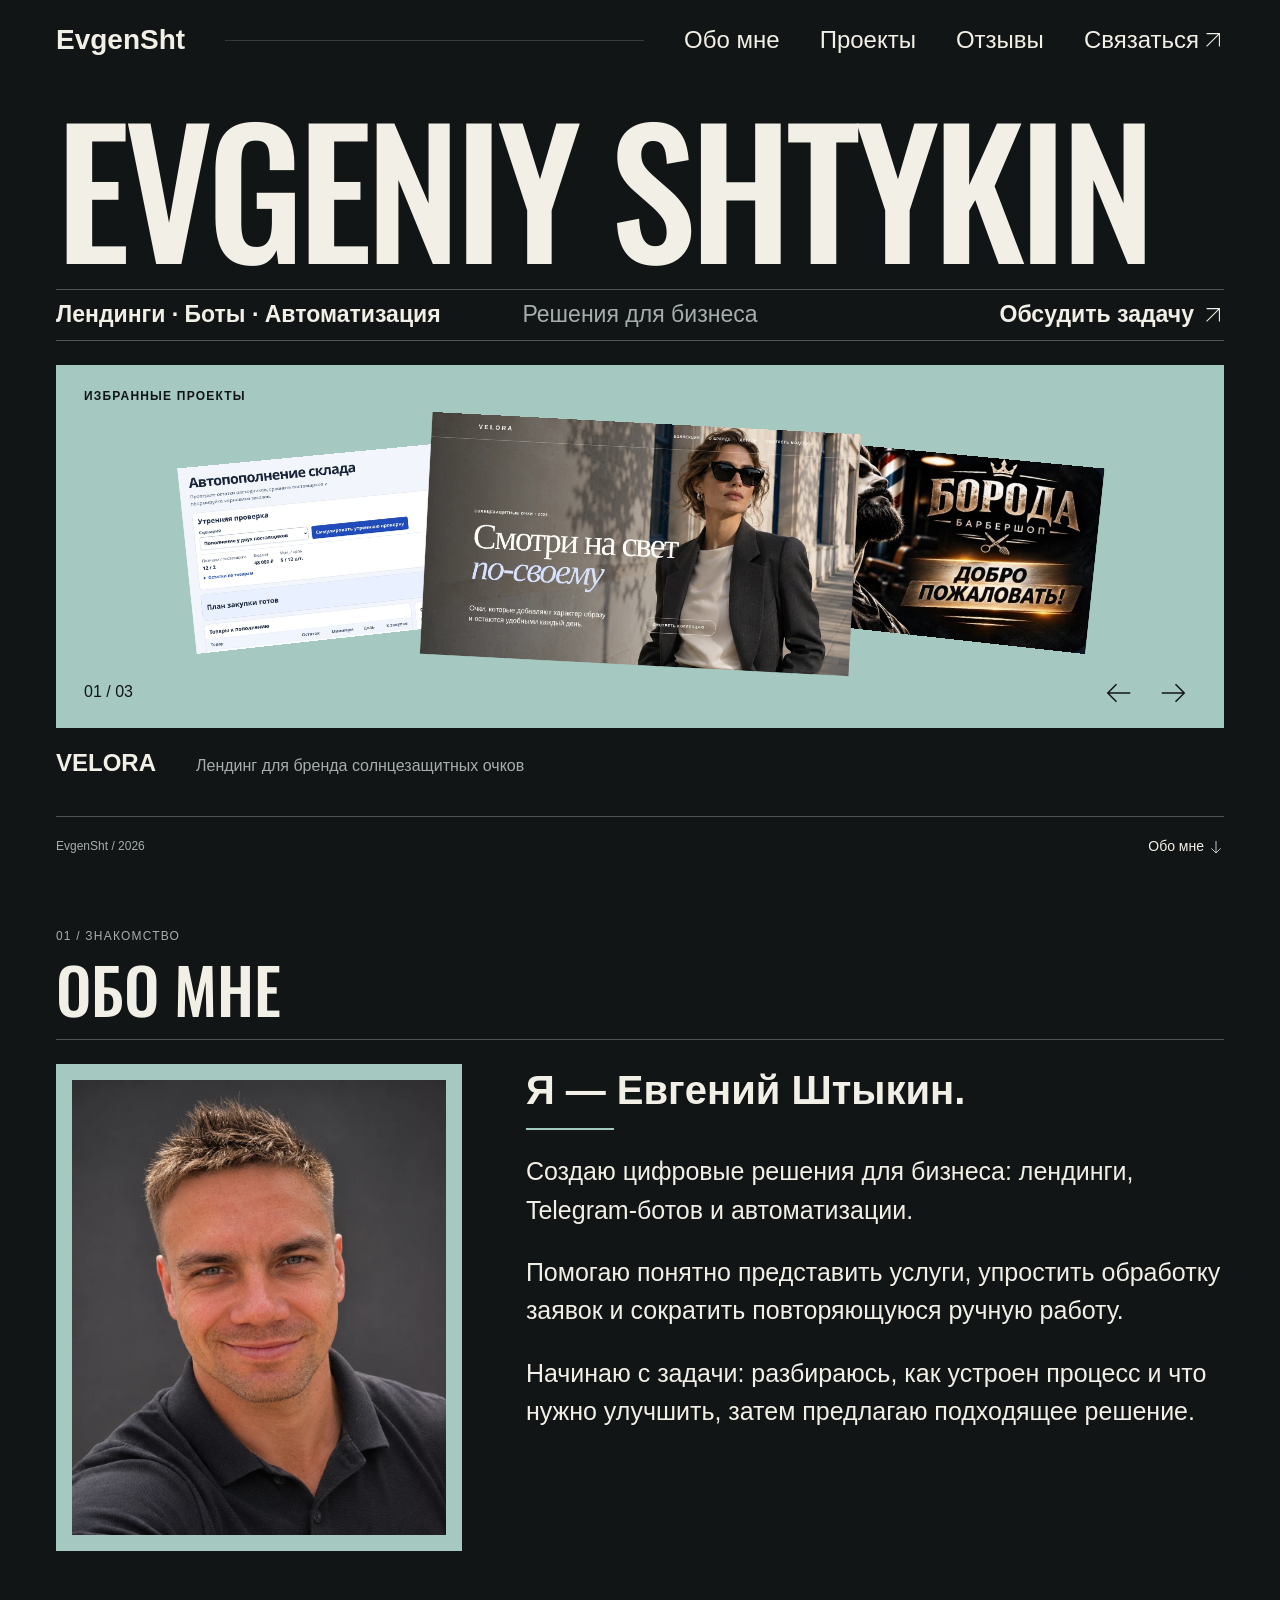
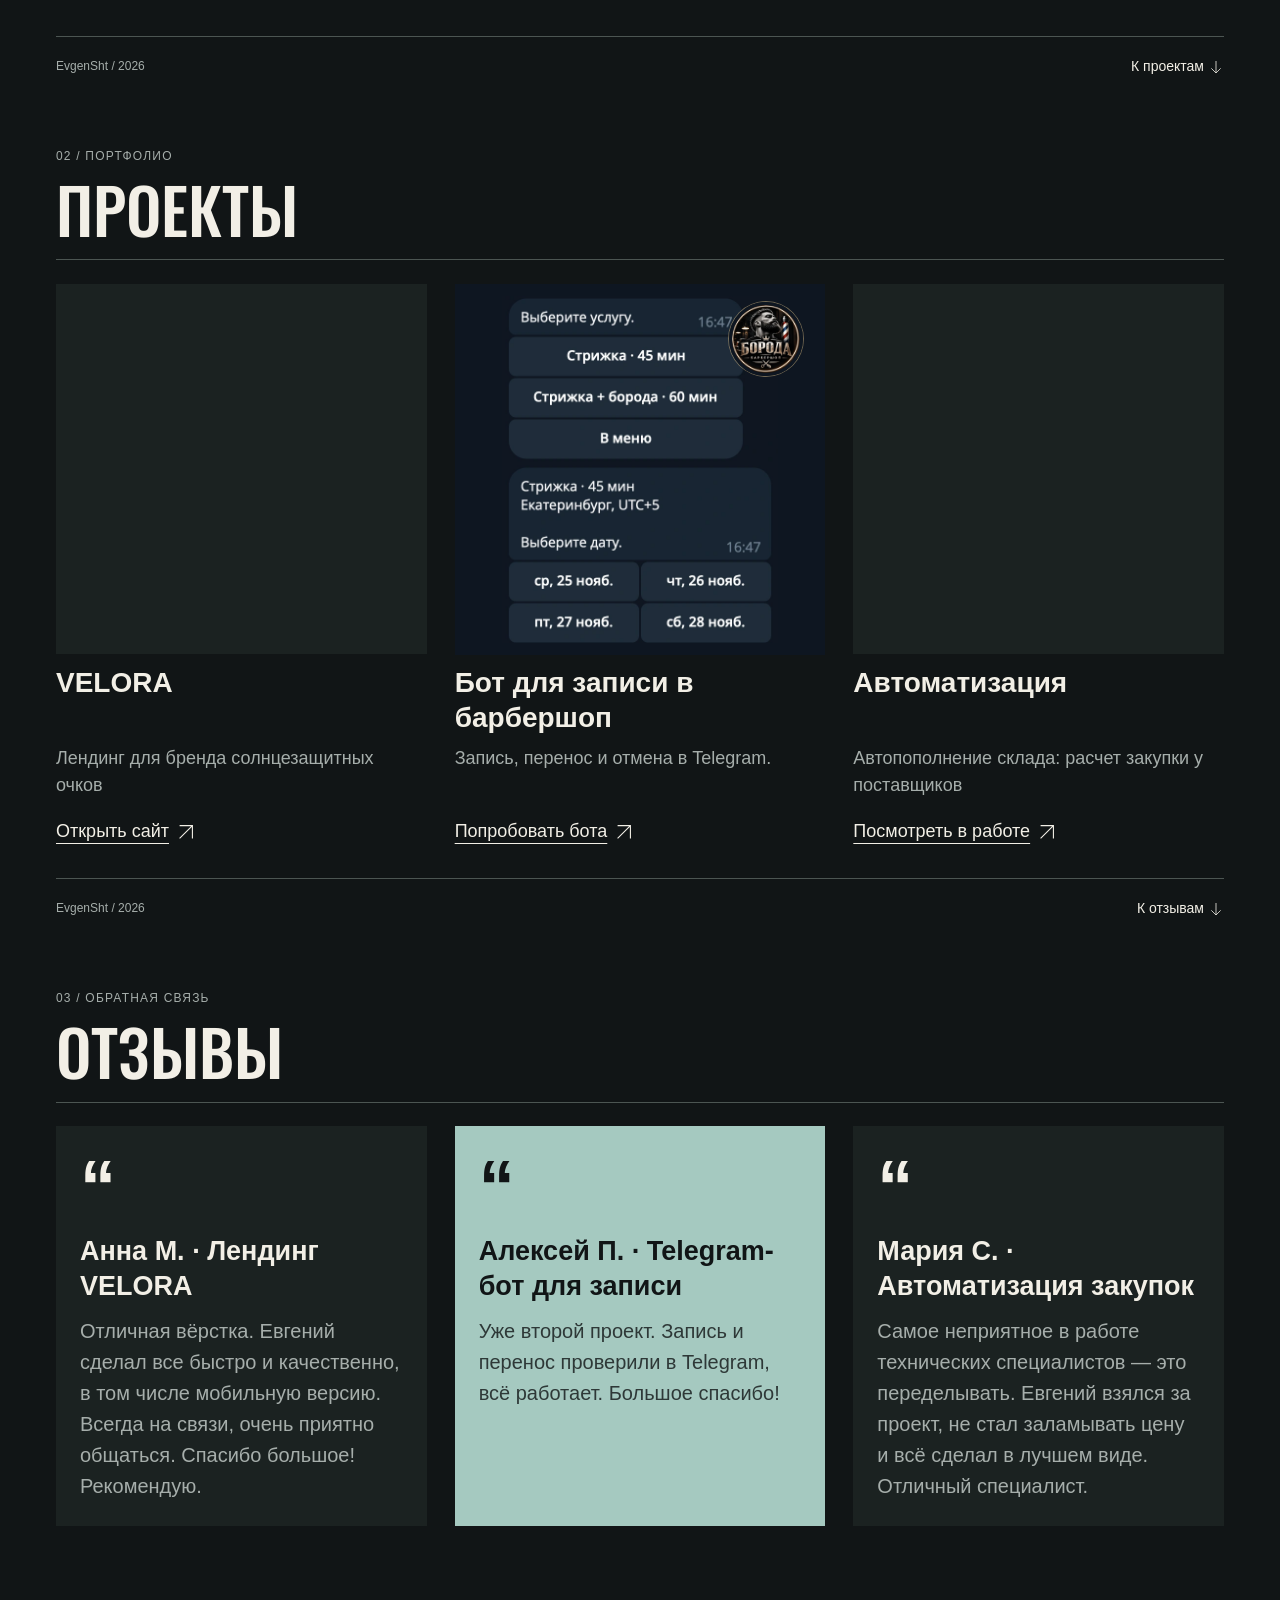
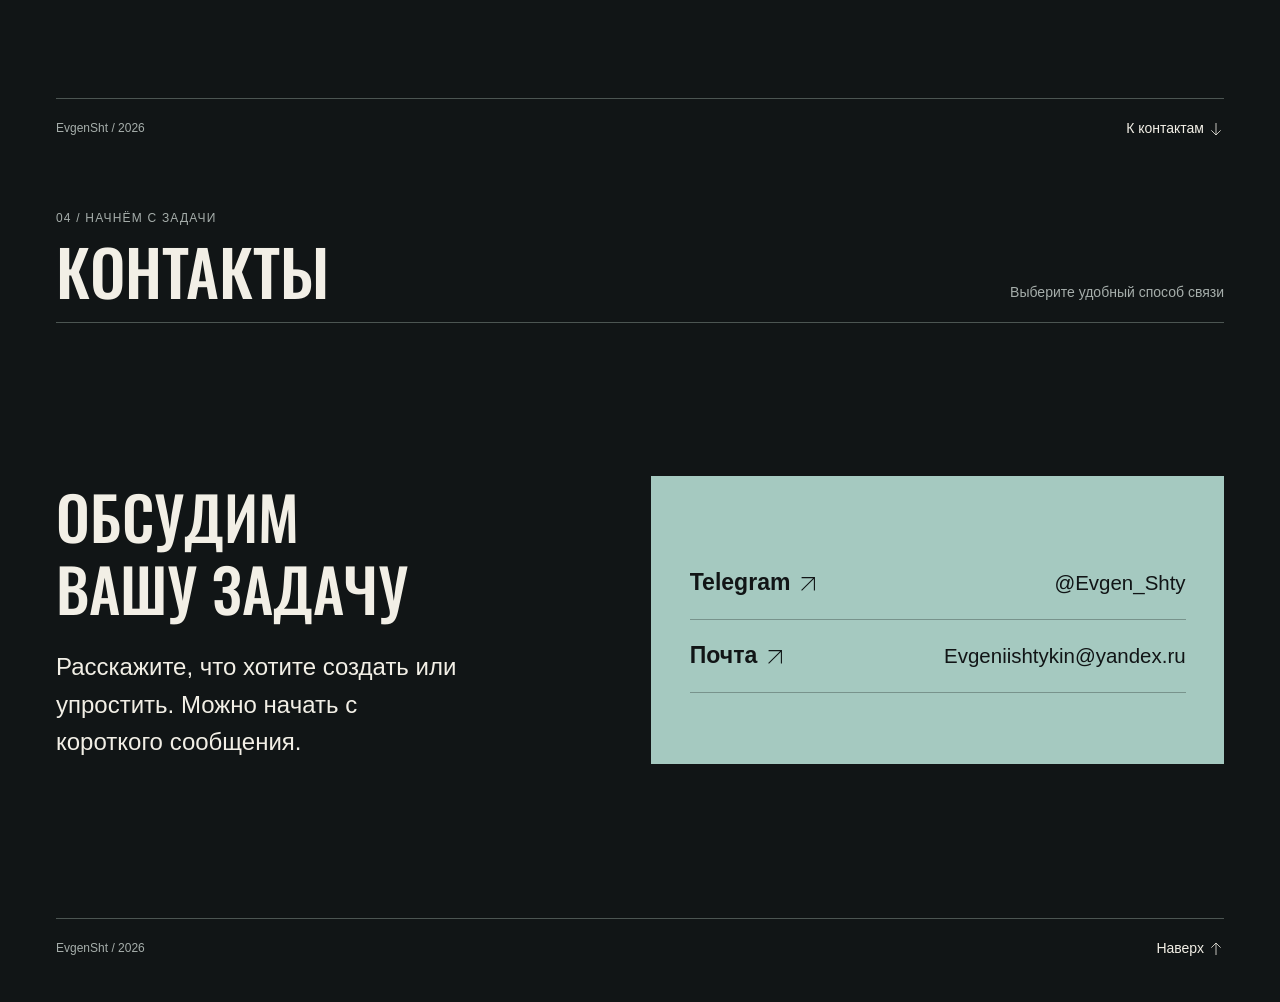
<file: index.html>
<!DOCTYPE html><html lang="ru" class="rDlCRW_variable"><head><meta charSet="utf-8"/><meta name="viewport" content="width=device-width, initial-scale=1, viewport-fit=cover"/><link rel="preload" href="/_next/static/media/Oswald-s.p.36vnzydago666.ttf" as="font" crossorigin="" type="font/ttf"/><link rel="preload" as="image" href="/images/velora-gallery-cover.webp"/><link rel="stylesheet" href="/_next/static/chunks/42hbuifbkshag.css" data-precedence="next"/><link rel="preload" as="script" fetchPriority="low" href="/_next/static/chunks/1pcw6gskne7pf.js"/><script src="/_next/static/chunks/0li7vzj18bfpo.js" async=""></script><script src="/_next/static/chunks/092r-mewpaf3q.js" async=""></script><script src="/_next/static/chunks/3hcg696yt7n09.js" async=""></script><script src="/_next/static/chunks/turbopack-2u1d16houkiyo.js" async=""></script><script src="/_next/static/chunks/3qfy96eoyh-ek.js" async=""></script><script src="/_next/static/chunks/1bi0zp7wfxw1m.js" async=""></script><meta name="theme-color" content="#111516"/><title>EvgenSht — лендинги, Telegram-боты и автоматизации</title><meta name="description" content="Евгений Штыкин. Создаю цифровые решения для бизнеса: лендинги, Telegram-ботов и автоматизации. Обсудим вашу задачу."/><meta name="robots" content="noindex, nofollow"/><link rel="icon" href="/icon.svg?icon.2manffey2lk8n.svg" sizes="any" type="image/svg+xml"/><meta name="next-size-adjust" content=""/><script src="/_next/static/chunks/0cz1d0mv5g_q7.js" noModule=""></script></head><body><div hidden=""><!--$--><!--/$--></div><a class="skip-link" href="#main-content">К основному содержимому</a><header class="site-header"><div class="header-inner container"><a class="brand" href="#home" translate="no">EvgenSht</a><div class="header-line" aria-hidden="true"></div><nav class="desktop-navigation" aria-label="Основная навигация"><a href="#about">Обо мне</a><a href="#projects">Проекты</a><a href="#reviews">Отзывы</a><a href="#contacts">Связаться <svg aria-hidden="true" focusable="false" viewBox="0 0 24 24" class="arrow"><path d="M5 19 19 5M5 5h14v14" fill="none" stroke="currentColor" stroke-width="1.2"></path></svg></a></nav><button type="button" class="menu-button" aria-haspopup="dialog" aria-controls="mobile-menu" aria-expanded="false">Меню <span aria-hidden="true">≡</span></button></div></header><dialog id="mobile-menu" class="mobile-menu" aria-labelledby="menu-title"><div class="menu-inner container"><div class="menu-top"><span class="brand" translate="no">EvgenSht</span><button type="button" class="menu-close">Закрыть <span aria-hidden="true">×</span></button></div><h2 id="menu-title" class="eyebrow">Навигация</h2><nav aria-label="Мобильная навигация"><a href="#home" aria-current="location">Главная<svg aria-hidden="true" focusable="false" viewBox="0 0 24 24" class="arrow"><path d="M5 19 19 5M5 5h14v14" fill="none" stroke="currentColor" stroke-width="1.2"></path></svg></a><a href="#about">Обо мне<svg aria-hidden="true" focusable="false" viewBox="0 0 24 24" class="arrow"><path d="M5 19 19 5M5 5h14v14" fill="none" stroke="currentColor" stroke-width="1.2"></path></svg></a><a href="#projects">Проекты<svg aria-hidden="true" focusable="false" viewBox="0 0 24 24" class="arrow"><path d="M5 19 19 5M5 5h14v14" fill="none" stroke="currentColor" stroke-width="1.2"></path></svg></a><a href="#reviews">Отзывы<svg aria-hidden="true" focusable="false" viewBox="0 0 24 24" class="arrow"><path d="M5 19 19 5M5 5h14v14" fill="none" stroke="currentColor" stroke-width="1.2"></path></svg></a><a href="#contacts">Контакты<svg aria-hidden="true" focusable="false" viewBox="0 0 24 24" class="arrow"><path d="M5 19 19 5M5 5h14v14" fill="none" stroke="currentColor" stroke-width="1.2"></path></svg></a></nav><a class="menu-cta" href="https://t.me/Evgen_Shty">Обсудить задачу<!-- --> <svg aria-hidden="true" focusable="false" viewBox="0 0 24 24" class="arrow"><path d="M5 19 19 5M5 5h14v14" fill="none" stroke="currentColor" stroke-width="1.2"></path></svg></a><p class="muted">Telegram<!-- --> · <!-- -->@Evgen_Shty</p></div></dialog><noscript><nav class="fallback-navigation container" aria-label="Навигация без JavaScript"><a href="#home">Главная</a><a href="#about">Обо мне</a><a href="#projects">Проекты</a><a href="#reviews">Отзывы</a><a href="#contacts">Контакты</a></nav></noscript><main id="main-content" tabindex="-1"><section id="home" tabindex="-1" class="home-section page-section container" aria-labelledby="home-title"><h1 id="home-title" class="hero-name" tabindex="-1" translate="no"><span>EVGENIY</span> <span>SHTYKIN</span></h1><div class="hero-strip"><p class="services"><span>Лендинги</span><span>Боты</span><span>Автоматизация</span></p><p class="positioning muted">Решения для бизнеса</p><a class="text-cta" href="https://t.me/Evgen_Shty">Обсудить задачу<!-- --> <svg aria-hidden="true" focusable="false" viewBox="0 0 24 24" class="arrow"><path d="M5 19 19 5M5 5h14v14" fill="none" stroke="currentColor" stroke-width="1.2"></path></svg></a></div><div class="gallery" aria-label="Избранные проекты"><div class="gallery-stage"><p class="gallery-label eyebrow">Избранные проекты</p><div class="gallery-stack"><div class="gallery-card" data-slot="active" data-project="velora"><img alt="" draggable="false" width="1440" height="810" decoding="async" data-nimg="1" style="color:transparent" src="/images/velora-gallery-cover.webp"/><a class="gallery-hit-area" href="/demo/velora/" target="_blank" rel="noopener noreferrer" aria-label="VELORA — открыть сайт в новой вкладке"></a></div><div class="gallery-card" data-slot="right" data-project="telegram-demo"><img alt="" draggable="false" loading="lazy" width="764" height="428" decoding="async" data-nimg="1" style="color:transparent" src="/images/boroda-gallery-cover.webp"/><button class="gallery-hit-area" type="button" tabindex="-1" aria-label="Выбрать проект: Бот для записи в барбершоп"></button></div><div class="gallery-card" data-slot="left" data-project="automation-demo"><img alt="" draggable="false" loading="lazy" width="1120" height="630" decoding="async" data-nimg="1" style="color:transparent" src="/images/stock-gallery-cover.webp"/><button class="gallery-hit-area" type="button" tabindex="-1" aria-label="Выбрать проект: Автоматизация"></button></div></div><div class="gallery-controls"><span class="gallery-count" aria-label="Проект 1 из 3">01<!-- --> / <!-- -->03</span><div class="gallery-arrows"><button type="button" aria-label="Предыдущий проект"><svg aria-hidden="true" focusable="false" viewBox="0 0 24 24" class="arrow"><path d="M21 12H3m7-7-7 7 7 7" fill="none" stroke="currentColor" stroke-width="1.2"></path></svg></button><button type="button" aria-label="Следующий проект"><svg aria-hidden="true" focusable="false" viewBox="0 0 24 24" class="arrow"><path d="M3 12h18m-7-7 7 7-7 7" fill="none" stroke="currentColor" stroke-width="1.2"></path></svg></button></div></div></div><div class="gallery-caption"><h2>VELORA</h2><p>Лендинг для бренда солнцезащитных очков</p></div><p role="status" aria-live="polite" aria-atomic="true" class="sr-only"></p></div><div class="section-footer"><p>EvgenSht<!-- --> / <!-- -->2026</p><a href="#about">Обо мне<!-- --> <svg aria-hidden="true" focusable="false" viewBox="0 0 24 24" class="arrow"><path d="M12 3v18m-7-7 7 7 7-7" fill="none" stroke="currentColor" stroke-width="1.2"></path></svg></a></div></section><section id="about" tabindex="-1" class="page-section container" aria-labelledby="about-title"><div class="section-heading"><div><p class="eyebrow">01<!-- --> / <!-- -->Знакомство</p><h2 id="about-title" tabindex="-1">Обо мне</h2></div></div><div class="about-layout section-content"><div class="portrait-frame"><img alt="Евгений Штыкин" loading="lazy" width="1254" height="1254" decoding="async" data-nimg="1" class="portrait" style="color:transparent" src="/images/owner-portrait.webp"/></div><div class="about-copy"><h3>Я — Евгений Штыкин.</h3><div class="accent-line" aria-hidden="true"></div><p>Создаю цифровые решения для бизнеса: лендинги, Telegram-ботов и автоматизации.</p><p>Помогаю понятно представить услуги, упростить обработку заявок и сократить повторяющуюся ручную работу.</p><p>Начинаю с задачи: разбираюсь, как устроен процесс и что нужно улучшить, затем предлагаю подходящее решение.</p></div></div><div class="section-footer"><p>EvgenSht<!-- --> / <!-- -->2026</p><a href="#projects">К проектам<!-- --> <svg aria-hidden="true" focusable="false" viewBox="0 0 24 24" class="arrow"><path d="M12 3v18m-7-7 7 7 7-7" fill="none" stroke="currentColor" stroke-width="1.2"></path></svg></a></div></section><section id="projects" tabindex="-1" class="page-section container" aria-labelledby="projects-title"><div class="section-heading"><div><p class="eyebrow">02<!-- --> / <!-- -->Портфолио</p><h2 id="projects-title" tabindex="-1">Проекты</h2></div></div><div class="projects-grid section-content"><article class="project-card"><div class="project-cover" data-project="velora"><picture><source media="(max-width: 767px)" srcSet="/images/velora-project-mobile.webp"/><img alt="Первый экран VELORA: заголовок и портрет в солнцезащитных очках" loading="lazy" width="1024" height="1024" decoding="async" data-nimg="1" style="color:transparent" src="/images/velora-project-cover.webp"/></picture></div><div class="project-heading"><h3 translate="no">VELORA</h3></div><div class="project-description"><p class="project-summary muted">Лендинг для бренда солнцезащитных очков</p></div><a class="project-demo" href="/demo/velora/" target="_blank" rel="noopener noreferrer" aria-label="Открыть сайт VELORA в новой вкладке">Открыть сайт<!-- --> <svg aria-hidden="true" focusable="false" viewBox="0 0 24 24" class="arrow"><path d="M5 19 19 5M5 5h14v14" fill="none" stroke="currentColor" stroke-width="1.2"></path></svg></a></article><article class="project-card"><div class="project-cover" data-project="telegram-demo"><picture><img alt="Запись в Telegram: выбор услуги и даты в барбершопе «Борода»" loading="lazy" width="564" height="706" decoding="async" data-nimg="1" style="color:transparent" src="/images/boroda-project-cover.webp"/></picture><img alt="" loading="lazy" width="76" height="76" decoding="async" data-nimg="1" class="project-cover-avatar" style="color:transparent" src="/images/boroda-bot.webp"/></div><div class="project-heading"><h3>Бот для записи в барбершоп</h3></div><div class="project-description"><p class="project-summary muted">Запись, перенос и отмена в Telegram.</p></div><a class="project-demo" href="https://t.me/BorodaBarberSh_bot" target="_blank" rel="noopener noreferrer" aria-label="Попробовать бота Бот для записи в барбершоп в новой вкладке">Попробовать бота<!-- --> <svg aria-hidden="true" focusable="false" viewBox="0 0 24 24" class="arrow"><path d="M5 19 19 5M5 5h14v14" fill="none" stroke="currentColor" stroke-width="1.2"></path></svg></a></article><article class="project-card"><div class="project-cover" data-project="automation-demo"><picture><source media="(max-width: 767px)" srcSet="/images/stock-mobile-cover.webp"/><img alt="Экран автопополнения склада с готовым планом закупки" loading="lazy" width="824" height="824" decoding="async" data-nimg="1" style="color:transparent" src="/images/stock-project-cover.webp"/></picture></div><div class="project-heading"><h3>Автоматизация</h3></div><div class="project-description"><p class="project-summary muted">Автопополнение склада: расчет закупки у поставщиков</p></div><a class="project-demo" href="/demo/stock-replenishment/" target="_blank" rel="noopener noreferrer" aria-label="Посмотреть в работе Автоматизация в новой вкладке">Посмотреть в работе<!-- --> <svg aria-hidden="true" focusable="false" viewBox="0 0 24 24" class="arrow"><path d="M5 19 19 5M5 5h14v14" fill="none" stroke="currentColor" stroke-width="1.2"></path></svg></a></article></div><div class="section-footer"><p>EvgenSht<!-- --> / <!-- -->2026</p><a href="#reviews">К отзывам<!-- --> <svg aria-hidden="true" focusable="false" viewBox="0 0 24 24" class="arrow"><path d="M12 3v18m-7-7 7 7 7-7" fill="none" stroke="currentColor" stroke-width="1.2"></path></svg></a></div></section><section id="reviews" tabindex="-1" class="page-section container" aria-labelledby="reviews-title"><div class="section-heading"><div><p class="eyebrow">03<!-- --> / <!-- -->Обратная связь</p><h2 id="reviews-title" tabindex="-1">Отзывы</h2></div></div><div class="reviews-grid section-content"><article class="review-card"><span class="quote-mark" aria-hidden="true">“</span><h3>Анна М.<!-- --> · <!-- -->Лендинг VELORA</h3><blockquote class="review-text">Отличная вёрстка. Евгений сделал все быстро и качественно, в том числе мобильную версию. Всегда на связи, очень приятно общаться. Спасибо большое! Рекомендую.</blockquote></article><article class="review-card review-accent"><span class="quote-mark" aria-hidden="true">“</span><h3>Алексей П.<!-- --> · <!-- -->Telegram-бот для записи</h3><blockquote class="review-text">Уже второй проект. Запись и перенос проверили в Telegram, всё работает. Большое спасибо!</blockquote></article><article class="review-card"><span class="quote-mark" aria-hidden="true">“</span><h3>Мария С.<!-- --> · <!-- -->Автоматизация закупок</h3><blockquote class="review-text">Самое неприятное в работе технических специалистов — это переделывать. Евгений взялся за проект, не стал заламывать цену и всё сделал в лучшем виде. Отличный специалист.</blockquote></article></div><div class="section-footer"><p>EvgenSht<!-- --> / <!-- -->2026</p><a href="#contacts">К контактам<!-- --> <svg aria-hidden="true" focusable="false" viewBox="0 0 24 24" class="arrow"><path d="M12 3v18m-7-7 7 7 7-7" fill="none" stroke="currentColor" stroke-width="1.2"></path></svg></a></div></section><section id="contacts" tabindex="-1" class="page-section container" aria-labelledby="contacts-title"><div class="section-heading"><div><p class="eyebrow">04<!-- --> / <!-- -->Начнём с задачи</p><h2 id="contacts-title" tabindex="-1">Контакты</h2></div><p class="section-detail muted">Выберите удобный способ связи</p></div><div class="contacts-layout section-content"><div class="contact-intro"><h3>Обсудим вашу задачу</h3><p>Расскажите, что хотите создать или упростить. Можно начать с короткого сообщения.</p></div><address class="contact-panel"><a href="https://t.me/Evgen_Shty" class="contact-link"><span>Telegram<!-- --> <svg aria-hidden="true" focusable="false" viewBox="0 0 24 24" class="arrow"><path d="M5 19 19 5M5 5h14v14" fill="none" stroke="currentColor" stroke-width="1.2"></path></svg></span><span>@Evgen_Shty</span></a><a href="mailto:Evgeniishtykin@yandex.ru" class="contact-link"><span>Почта<!-- --> <svg aria-hidden="true" focusable="false" viewBox="0 0 24 24" class="arrow"><path d="M5 19 19 5M5 5h14v14" fill="none" stroke="currentColor" stroke-width="1.2"></path></svg></span><span>Evgeniishtykin@yandex.ru</span></a></address></div><div class="section-footer"><p>EvgenSht<!-- --> / <!-- -->2026</p><a href="#home">Наверх<!-- --> <svg aria-hidden="true" focusable="false" viewBox="0 0 24 24" class="arrow"><path d="M12 21V3m-7 7 7-7 7 7" fill="none" stroke="currentColor" stroke-width="1.2"></path></svg></a></div></section></main><!--$--><!--/$--><script id="_R_">(globalThis["TURBOPACK"] || (globalThis["TURBOPACK"] = [])).push({"otherChunks":["static/chunks/1pcw6gskne7pf.js","static/chunks/0li7vzj18bfpo.js","static/chunks/092r-mewpaf3q.js","static/chunks/3hcg696yt7n09.js"],"runtimeModuleIds":[94553]});</script><script src="/_next/static/chunks/1pcw6gskne7pf.js" async=""></script><script>(self.__next_f=self.__next_f||[]).push([0])</script><script>self.__next_f.push([1,"1:\"$Sreact.fragment\"\n2:\"/_next/static/chunks/3qfy96eoyh-ek.js\"\n3:I[39756,[\"$2\"],\"default\"]\n4:I[37457,[\"$2\"],\"default\"]\n6:\"/_next/static/chunks/1bi0zp7wfxw1m.js\"\n7:I[36852,[\"$2\",\"$6\"],\"SiteHeader\"]\n8:I[23327,[\"$2\",\"$6\"],\"ProjectGallery\"]\n10:\"ViewportBoundary\"\n11:I[97367,[\"$2\"],\"$10\"]\n13:\"MetadataBoundary\"\n14:I[97367,[\"$2\"],\"$13\"]\n15:\"$Sreact.suspense\"\n17:I[68027,[\"$2\"],\"default\",1]\n:HL[\"/_next/static/chunks/42hbuifbkshag.css\",\"style\"]\n:HL[\"/_next/static/media/Oswald-s.p.36vnzydago666.ttf\",\"font\",{\"crossOrigin\":\"\",\"type\":\"font/ttf\"}]\n5:[[\"children\",{\"s\":\"__PAGE__\",\"h\":512,\"d\":{\"r\":[\"$\",\"$1\",\"c\",{\"children\":[[[\"$\",\"$L7\",null,{}],[\"$\",\"main\",null,{\"id\":\"main-content\",\"tabIndex\":-1,\"children\":[[\"$\",\"section\",null,{\"id\":\"home\",\"tabIndex\":-1,\"className\":\"home-section page-section container\",\"aria-labelledby\":\"home-title\",\"children\":[[\"$\",\"h1\",null,{\"id\":\"home-title\",\"className\":\"hero-name\",\"tabIndex\":-1,\"translate\":\"no\",\"children\":[[\"$\",\"span\",null,{\"children\":\"EVGENIY\"}],\" \",[\"$\",\"span\",null,{\"children\":\"SHTYKIN\"}]]}],[\"$\",\"div\",null,{\"className\":\"hero-strip\",\"children\":[[\"$\",\"p\",null,{\"className\":\"services\",\"children\":[[\"$\",\"span\",\"Лендинги\",{\"children\":\"Лендинги\"}],[\"$\",\"span\",\"Боты\",{\"children\":\"Боты\"}],[\"$\",\"span\",\"Автоматизация\",{\"children\":\"Автоматизация\"}]]}],[\"$\",\"p\",null,{\"className\":\"positioning muted\",\"children\":\"Решения для бизнеса\"}],[\"$\",\"a\",null,{\"className\":\"text-cta\",\"href\":\"https://t.me/Evgen_Shty\",\"children\":[\"Обсудить задачу\",\" \",[\"$\",\"svg\",null,{\"aria-hidden\":\"true\",\"focusable\":\"false\",\"viewBox\":\"0 0 24 24\",\"className\":\"arrow\",\"children\":[\"$\",\"path\",null,{\"d\":\"M5 19 19 5M5 5h14v14\",\"fill\":\"none\",\"stroke\":\"currentColor\",\"strokeWidth\":\"1.2\"}]}]]}]]}],[\"$\",\"$L8\",null,{\"items\":[{\"id\":\"velora\",\"title\":\"VELORA\",\"status\":\"demo\",\"order\":1,\"featured\":true,\"summary\":\"Лендинг для бренда солнцезащитных очков\",\"showStatus\":false,\"image\":{\"src\":\"/images/velora-gallery-cover.webp\",\"alt\":\"Первый экран VELORA: заголовок и портрет в солнцезащитных очках\",\"width\":1440,\"height\":810},\"catalogImage\":{\"src\":\"/images/velora-project-cover.webp\",\"mobileSrc\":\"/images/velora-project-mobile.webp\",\"alt\":\"Первый экран VELORA: заголовок и портрет в солнцезащитных очках\",\"width\":1024,\"height\":1024},\"technologies\":[],\"demoUrl\":\"/demo/velora/\"},{\"id\":\"telegram-demo\",\"title\":\"Бот для записи в барбершоп\",\"status\":\"demo\",\"order\":2,\"featured\":true,\"summary\":\"Запись, перенос и отмена в Telegram.\",\"showStatus\":false,\"image\":{\"src\":\"/images/boroda-gallery-cover.webp\",\"alt\":\"Приветственный баннер барбершопа «Борода» в Telegram\",\"width\":764,\"height\":428},\"catalogImage\":{\"src\":\"/images/boroda-project-cover.webp\",\"alt\":\"Запись в Telegram: выбор услуги и даты в барбершопе «Борода»\",\"width\":564,\"height\":706,\"avatarSrc\":\"/images/boroda-bot.webp\"},\"technologies\":[],\"demoUrl\":\"https://t.me/BorodaBarberSh_bot\",\"demoLabel\":\"Попробовать бота\"},{\"id\":\"automation-demo\",\"title\":\"Автоматизация\",\"status\":\"demo\",\"order\":3,\"featured\":true,\"summary\":\"Автопополнение склада: расчет закупки у поставщиков\",\"showStatus\":false,\"image\":{\"src\":\"/images/stock-gallery-cover.webp\",\"alt\":\"Демо автопополнения склада с итогом расчёта закупки\",\"width\":1120,\"height\":630},\"catalogImage\":{\"src\":\"/images/stock-project-cover.webp\",\"mobileSrc\":\"/images/stock-mobile-cover.webp\",\"alt\":\"Экран автопополнения склада с готовым планом закупки\",\"width\":824,\"height\":824},\"technologies\":[],\"demoUrl\":\"/demo/stock-replenishment/\",\"demoLabel\":\"Посмотреть в работе\"}]}],\"$L9\"]}],\"$La\",\"$Lb\",\"$Lc\",\"$Ld\"]}]],[\"$Le\"],\"$Lf\"]}],\"p\":false,\"v\":null}}]]\n0:{\"P\":null,\"c\":[\"\",\"\"],\"q\":\"\",\"i\":false,\"t\":{\"t\":{\"s\":\"\",\"h\":528,\"d\":{\"r\":[\"$\",\"$1\",\"c\",{\"children\":[[[\"$\",\"link\",\"0\",{\"rel\":\"stylesheet\",\"href\":\"/_next/static/chunks/42hbuifbkshag.css\",\"precedence\":\"next\",\"crossOrigin\":\"$undefined\",\"nonce\":\"$undefined\"}],[\"$\",\"script\",\"script-0\",{\"src\":\"/_next/static/chunks/3qfy96eoyh-ek.js\",\"async\":true,\"nonce\":\"$undefined\"}]],[\"$\",\"html\",null,{\"lang\":\"ru\",\"className\":\"rDlCRW_variable\",\"children\":[\"$\",\"body\",null,{\"children\":[[\"$\",\"a\",null,{\"className\":\"skip-link\",\"href\":\"#main-content\",\"children\":\"К основному содержимому\"}],[\"$\",\"$L3\",null,{\"parallelRouterKey\":\"children\",\"error\":\"$undefined\",\"errorStyles\":\"$undefined\",\"errorScripts\":\"$undefined\",\"template\":[\"$\",\"$L4\",null,{}],\"templateStyles\":\"$undefined\",\"templateScripts\":\"$undefined\",\"notFound\":[[[\"$\",\"title\",null,{\"children\":\"404: This page could not be found.\"}],[\"$\",\"div\",null,{\"style\":{\"fontFamily\":\"system-ui,\\\"Segoe UI\\\",Roboto,Helvetica,Arial,sans-serif,\\\"Apple Color Emoji\\\",\\\"Segoe UI Emoji\\\"\",\"height\":\"100vh\",\"textAlign\":\"center\",\"display\":\"flex\",\"flexDirection\":\"column\",\"alignItems\":\"center\",\"justifyContent\":\"center\"},\"children\":[\"$\",\"div\",null,{\"children\":[[\"$\",\"style\",null,{\"dangerouslySetInnerHTML\":{\"__html\":\"body{color:#000;background:#fff;margin:0}.next-error-h1{border-right:1px solid rgba(0,0,0,.3)}@media (prefers-color-scheme:dark){body{color:#fff;background:#000}.next-error-h1{border-right:1px solid rgba(255,255,255,.3)}}\"}}],[\"$\",\"h1\",null,{\"className\":\"next-error-h1\",\"style\":{\"display\":\"inline-block\",\"margin\":\"0 20px 0 0\",\"padding\":\"0 23px 0 0\",\"fontSize\":24,\"fontWeight\":500,\"verticalAlign\":\"top\",\"lineHeight\":\"49px\"},\"children\":404}],[\"$\",\"div\",null,{\"style\":{\"display\":\"inline-block\"},\"children\":[\"$\",\"h2\",null,{\"style\":{\"fontSize\":14,\"fontWeight\":400,\"lineHeight\":\"49px\",\"margin\":0},\"children\":\"This page could not be found.\"}]}]]}]}]],[]],\"forbidden\":\"$undefined\",\"unauthorized\":\"$undefined\"}]]}]}]]}],\"p\":false,\"v\":null},\"c\":\"$Q5\"},\"h\":{\"r\":[\"$\",\"$1\",\"h\",{\"children\":[null,[\"$\",\"$L11\",null,{\"children\":\"$L12\"}],[\"$\",\"$L14\",null,{\"children\":[[\"$\",\"div\",null,{\"hidden\":true,\"children\":[\"$\",\"$15\",null,{\"name\":\"Next.Metadata\",\"children\":\"$L16\"}]}],null]}],[\"$\",\"meta\",null,{\"name\":\"next-size-adjust\",\"content\":\"\"}]]}],\"p\":false,\"v\":null}},\"m\":\"$undefined\",\"G\":[\"$17\",[[\"$\",\"link\",\"0\",{\"rel\":\"stylesheet\",\"href\":\"/_next/static/chunks/42hbuifbkshag.css\",\"precedence\":\"next\",\"crossOrigin\":\"$undefined\",\"nonce\":\"$undefined\"}]]],\"S\":true,\"r\":\"$undefined\",\"s\":\"$undefined\",\"a\":\"$undefined\",\"l\":\"$undefined\",\"p\":\"$undefined\",\"d\":\"$undefined\",\"b\":\"Mb15ph5jMmmR1Z-j0QLYN\"}\n18:I[5500,[\"$2\",\"$6\"],\"Image\"]\n1c:I[97367,[\"$2\"],\"OutletBoundary\"]\n9:[\"$\",\"div\",null,{\"className\":\"section-footer\",\"children\":[[\"$\",\"p\",null,{\"children\":[\"EvgenSht\",\" / \",\"2026\"]}],[\"$\",\"a\",null,{\"href\":\"#about\",\"children\":[\"Обо мне\",\" \",[\"$\",\"svg\",null,{\"aria-hidden\":\"true\",\"focusable\":\"false\",\"viewBox\":\"0 0 24 24\",\"className\":\"arrow\",\"children\":[\"$\",\"path\",null,{\"d\":\"M12 3v18m-7-7 7 7 7-7\",\"fill\":\"none\",\"stroke\":\"currentColor\",\"strokeWidth\":\"1.2\"}]}]]}]]}]\na:[\"$\",\"section\",null,{\"id\":\"about\",\"tabIndex\":-1,\"className\":\"page-section container\",\"aria-labelledby\":\"about-title\",\"children\":[[\"$\",\"div\",null,{\"className\":\"section-heading\",\"children\":[[\"$\",\"div\",null,{\"children\":[[\"$\",\"p\",null,{\"className\":\"eyebrow\",\"children\":[\"01\",\" / \",\"Знакомство\"]}],[\"$\",\"h2\",null,{\"id\":\"about-title\",\"tabIndex\":-1,\"children\":\"Обо мне\"}]]}],\"$undefined\"]}],[\"$\",\"div\",null,{\"className\":\"about-layout section-content\",\"children\":[[\"$\",\"div\",null,{\"className\":\"portrait-frame\",\"children\":[\"$\",\"$L18\",null,{\"src\":\"/images/owner-portrait.webp\",\"alt\":\"Евгений Штыкин\",\"width\":1254,\"height\":1254,\"sizes\":\"(max-width: 767px) 90vw, 36vw\",\"className\":\"portrait\"}]}],[\"$\",\"div\",null,{\"className\":\"about-copy\",\"children\":[[\"$\",\"h3\",null,{\"children\":\"Я — Евгений Штыкин.\"}],[\"$\",\"div\",null,{\"className\":\"accent-line\",\"aria-hidden\":\"true\"}],[[\"$\",\"p\",\"Создаю цифровые решения для бизнеса: лендинги, Telegram-ботов и автоматизации.\",{\"children\":\"Создаю цифровые решения для бизнеса: лендинги, Telegram-ботов и автоматизации.\"}],[\"$\",\"p\",\"Помогаю понятно представить услуги, упростить обработку заявок и сократить повторяющуюся ручную работу.\",{\"children\":\"Помогаю понятно представить услуги, упростить обработку заявок и сократить повторяющуюся ручную работу.\"}],[\"$\",\"p\",\"Начинаю с задачи: разбираюсь, как устроен процесс и что нужно улучшить, затем предлагаю подходящее решение.\",{\"children\":\"Начинаю с задачи: разбираюсь, как устроен процесс и что нужно улучшить, затем предлагаю подходящее решение.\"}]]]}]]}],[\"$\",\"div\",null,{\"className\":\"section-footer\",\"children\":[[\"$\",\"p\",null,{\"children\":[\"EvgenSht\",\" / \",\"2026\"]}],[\"$\",\"a\",null,{\"href\":\"#projects\",\"children\":[\"К проектам\",\" \",[\"$\",\"svg\",null,{\"aria-hidden\":\"true\",\"focusable\":\"false\",\"viewBox\":\"0 0 24 24\",\"className\":\"arrow\",\"children\":[\"$\",\"path\",null,{\"d\":\"M12 3v18m-7-7 7 7 7-7\",\"fill\":\"none\",\"stroke\":\"currentColor\",\"strokeWidth\":\"1.2\"}]}]]}]]}]]}]\n19:[[\"$\",\"source\",null,{\"media\":\"(max-width: 767px)\",\"srcSet\":\"/images/velora-project-mobile.webp\"}],[\"$\",\"$L18\",null,{\"src\":\"/images/velora-project-cover.webp\",\"alt\":\"Первый экран VELORA: заголовок и портрет в солнцезащитных очках\",\"width\":1024,\"height\":1024,\"sizes\":\"(max-width: 767px) 90vw, (max-width: 1023px) 45vw, 30vw\"}]]\n1a:[\"$undefined\",[\"$\",\"$L18\",null,{\"src\":\"/images/boroda-project-cover.webp\",\"alt\":\"Запись в Telegram: выбор услуги и даты в барбершопе «Борода»\",\"width\":564,\"height\":706,\"sizes\":\"(max-width: 767px) 90vw, (max-width: 1023px) 45vw, 30vw\"}]]\n1b:[[\"$\",\"source\",null,{\"media\":\"(max-width: 767px)\",\"srcSet\":\"/images/stock-mobile-cover.webp\"}],[\"$\",\"$L18\",null,{\"src\":\"/images/stock-project-cover.webp\",\"alt\":\"Экран автопополнения склада с готовым планом закупки\",\"width\":824,\"height\":824,\"sizes\":\"(max-width: 767px) 90vw, (max-width: 1023px) 45vw, 30vw\"}]]\nb:[\"$\",\"section\",null,{\"id\":\"projects\",\"tabIndex\":-1,\"className\":\"page-section container\",\"aria-labelledby\":\"projects-title\",\"children\":[[\"$\",\"div\",null,{\"className\":\"section-heading\",\"children\":[[\"$\",\"div\",null,{\"children\":[[\"$\",\"p\",null,{\"className\":\"eyebrow\",\"children\":[\"02\",\" / \",\"Портфолио\"]}],[\"$\",\"h2\",null,{\"id\":\"projects-title\",\"tabIndex\":-1,\"children\":\"Проекты\"}]]}],\"$undefined\"]}],[\"$\",\"div\",null,{\"className\":\"projects-grid section-content\",\"children\":[[\"$\",\"article\",\"velora\",{\"className\":\"project-card\",\"children\":[[\"$\",\"div\",null,{\"className\":\"project-cover\",\"data-project\":\"velora\",\"children\":[[\"$\",\"picture\",null,{\"children\":\"$19\"}],\"$undefined\"]}],[\"$\",\"div\",null,{\"className\":\"project-heading\",\"children\":[[\"$\",\"h3\",null,{\"translate\":\"no\",\"children\":\"VELORA\"}],false]}],[\"$\",\"div\",null,{\"className\":\"project-description\",\"children\":[[\"$\",\"p\",null,{\"className\":\"project-summary muted\",\"children\":\"Лендинг для бренда солнцезащитных очков\"}],false]}],[\"$\",\"a\",null,{\"className\":\"project-demo\",\"href\":\"/demo/velora/\",\"target\":\"_blank\",\"rel\":\"noopener noreferrer\",\"aria-label\":\"Открыть сайт VELORA в новой вкладке\",\"children\":[\"Открыть сайт\",\" \",[\"$\",\"svg\",null,{\"aria-hidden\":\"true\",\"focusable\":\"false\",\"viewBox\":\"0 0 24 24\",\"className\":\"arrow\",\"children\":[\"$\",\"path\",null,{\"d\":\"M5 19 19 5M5 5h14v14\",\"fill\":\"none\",\"stroke\":\"currentColor\",\"strokeWidth\":\"1.2\"}]}]]}]]}],[\"$\",\"article\",\"telegram-demo\",{\"className\":\"project-card\",\"children\":[[\"$\",\"div\",null,{\"className\":\"project-cover\",\"data-project\":\"telegram-demo\",\"children\":[[\"$\",\"picture\",null,{\"children\":\"$1a\"}],[\"$\",\"$L18\",null,{\"className\":\"project-cover-avatar\",\"src\":\"/images/boroda-bot.webp\",\"alt\":\"\",\"width\":76,\"height\":76}]]}],[\"$\",\"div\",null,{\"className\":\"project-heading\",\"children\":[[\"$\",\"h3\",null,{\"translate\":\"$undefined\",\"children\":\"Бот для записи в барбершоп\"}],false]}],[\"$\",\"div\",null,{\"className\":\"project-description\",\"children\":[[\"$\",\"p\",null,{\"className\":\"project-summary muted\",\"children\":\"Запись, перенос и отмена в Telegram.\"}],false]}],[\"$\",\"a\",null,{\"className\":\"project-demo\",\"href\":\"https://t.me/BorodaBarberSh_bot\",\"target\":\"_blank\",\"rel\":\"noopener noreferrer\",\"aria-label\":\"Попробовать бота Бот для записи в барбершоп в новой вкладке\",\"children\":[\"Попробовать бота\",\" \",[\"$\",\"svg\",null,{\"aria-hidden\":\"true\",\"focusable\":\"false\",\"viewBox\":\"0 0 24 24\",\"className\":\"arrow\",\"children\":[\"$\",\"path\",null,{\"d\":\"M5 19 19 5M5 5h14v14\",\"fill\":\"none\",\"stroke\":\"currentColor\",\"strokeWidth\":\"1.2\"}]}]]}]]}],[\"$\",\"article\",\"automation-demo\",{\"className\":\"project-card\",\"children\":[[\"$\",\"div\",null,{\"className\":\"project-cover\",\"data-project\":\"automation-demo\",\"children\":[[\"$\",\"picture\",null,{\"children\":\"$1b\"}],\"$undefined\"]}],[\"$\",\"div\",null,{\"className\":\"project-heading\",\"children\":[[\"$\",\"h3\",null,{\"translate\":\"$undefined\",\"children\":\"Автоматизация\"}],false]}],[\"$\",\"div\",null,{\"className\":\"project-description\",\"children\":[[\"$\",\"p\",null,{\"className\":\"project-summary muted\",\"children\":\"Автопополнение склада: расчет закупки у поставщиков\"}],false]}],[\"$\",\"a\",null,{\"className\":\"project-demo\",\"href\":\"/demo/stock-replenishment/\",\"target\":\"_blank\",\"rel\":\"noopener noreferrer\",\"aria-label\":\"Посмотреть в работе Автоматизация в новой вкладке\",\"children\":[\"Посмотреть в работе\",\" \",[\"$\",\"svg\",null,{\"aria-hidden\":\"true\",\"focusable\":\"false\",\"viewBox\":\"0 0 24 24\",\"className\":\"arrow\",\"children\":[\"$\",\"path\",null,{\"d\":\"M5 19 19 5M5 5h14v14\",\"fill\":\"none\",\"stroke\":\"currentColor\",\"strokeWidth\":\"1.2\"}]}]]}]]}]]}],[\"$\",\"div\",null,{\"className\":\"section-footer\",\"children\":[[\"$\",\"p\",null,{\"children\":[\"EvgenSht\",\" / \",\"2026\"]}],[\"$\",\"a\",null,{\"href\":\"#reviews\",\"children\":[\"К отзывам\",\" \",[\"$\",\"svg\",null,{\"aria-hidden\":\"true\",\"focusable\":\"false\",\"viewBox\":\"0 0 24 24\",\"className\":\"arrow\",\"children\":[\"$\",\"path\",null,{\"d\":\"M12 3v18m-7-7 7 7 7-7\",\"fill\":\"none\",\"stroke\":\"currentColor\",\"strokeWidth\":\"1.2\"}]}]]}]]}]]}]\nc:[\"$\",\"section\",null,{\"id\":\"reviews\",\"tabIndex\":-1,\"className\":\"page-section container\",\"aria-labelledby\":\"reviews-title\",\"children\":[[\"$\",\"div\",null,{\"className\":\"section-heading\",\"children\":[[\"$\",\"div\",null,{\"children\":[[\"$\",\"p\",null,{\"className\":\"eyebrow\",\"children\":[\"03\",\" / \",\"Обратная связь\"]}],[\"$\",\"h2\",null,{\"id\":\"reviews-title\",\"tabIndex\":-1,\"children\":\"Отзывы\"}]]}],\"$undefined\"]}],[\"$\",\"div\",null,{\"className\":\"reviews-grid section-content\",\"children\":[[\"$\",\"article\",\"landing\",{\"className\":\"review-card\",\"children\":[[\"$\",\"span\",null,{\"className\":\"quote-mark\",\"aria-hidden\":\"true\",\"children\":\"“\"}],[\"$\",\"h3\",null,{\"children\":[\"Анна М.\",\" · \",\"Лендинг VELORA\"]}],[\"$\",\"blockquote\",null,{\"className\":\"review-text\",\"children\":\"Отличная вёрстка. Евгений сделал все быстро и качественно, в том числе мобильную версию. Всегда на связи, очень приятно общаться. Спасибо большое! Рекомендую.\"}]]}],[\"$\",\"article\",\"bot\",{\"className\":\"review-card review-accent\",\"children\":[[\"$\",\"span\",null,{\"className\":\"quote-mark\",\"aria-hidden\":\"true\",\"children\":\"“\"}],[\"$\",\"h3\",null,{\"children\":[\"Алексей П.\",\" · \",\"Telegram-бот для записи\"]}],[\"$\",\"blockquote\",null,{\"className\":\"review-text\",\"children\":\"Уже второй проект. Запись и перенос проверили в Telegram, всё работает. Большое спасибо!\"}]]}],[\"$\",\"article\",\"automation\",{\"className\":\"review-card\",\"children\":[[\"$\",\"span\",null,{\"className\":\"quote-mark\",\"aria-hidden\":\"true\",\"children\":\"“\"}],[\"$\",\"h3\",null,{\"children\":[\"Мария С.\",\" · \",\"Автоматизация закупок\"]}],[\"$\",\"blockquote\",null,{\"className\":\"review-text\",\"children\":\"Самое неприятное в работе технических специалистов — это переделывать. Евгений взялся за проект, не стал заламывать цену и всё сделал в лучшем виде. Отличный специалист.\"}]]}]]}],[\"$\",\"div\",null,{\"className\":\"section-footer\",\"children\":[[\"$\",\"p\",null,{\"children\":[\"EvgenSht\",\" / \",\"2026\"]}],[\"$\",\"a\",null,{\"href\":\"#contacts\",\"children\":[\"К контактам\",\" \",[\"$\",\"svg\",null,{\"aria-hidden\":\"true\",\"focusable\":\"false\",\"viewBox\":\"0 0 24 24\",\"className\":\"arrow\",\"children\":[\"$\",\"path\",null,{\"d\":\"M12 3v18m-7-7 7 7 7-7\",\"fill\":\"none\",\"stroke\":\"currentColor\",\"strokeWidth\":\"1.2\"}]}]]}]]}]]}]\nd:[\"$\",\"section\",null,{\"id\":\"contacts\",\"tabIndex\":-1,\"className\":\"page-section container\",\"aria-labelledby\":\"contacts-title\",\"children\":[[\"$\",\"div\",null,{\"className\":\"section-heading\",\"children\":[[\"$\",\"div\",null,{\"children\":[[\"$\",\"p\",null,{\"className\":\"eyebrow\",\"children\":[\"04\",\" / \",\"Начнём с задачи\"]}],[\"$\",\"h2\",null,{\"id\":\"contacts-title\",\"tabIndex\":-1,\"children\":\"Контакты\"}]]}],[\"$\",\"p\",null,{\"className\":\"section-detail muted\",\"children\":\"Выберите удобный способ связи\"}]]}],[\"$\",\"div\",null,{\"className\":\"contacts-layout section-content\",\"children\":[[\"$\",\"div\",null,{\"className\":\"contact-intro\",\"children\":[[\"$\",\"h3\",null,{\"children\":\"Обсудим вашу задачу\"}],[\"$\",\"p\",null,{\"children\":\"Расскажите, что хотите создать или упростить. Можно начать с короткого сообщения.\"}]]}],[\"$\",\"address\",null,{\"className\":\"contact-panel\",\"children\":[[\"$\",\"a\",\"telegram\",{\"href\":\"https://t.me/Evgen_Shty\",\"className\":\"contact-link\",\"children\":[[\"$\",\"span\",null,{\"children\":[\"Telegram\",\" \",[\"$\",\"svg\",null,{\"aria-hidden\":\"true\",\"focusable\":\"false\",\"viewBox\":\"0 0 24 24\",\"className\":\"arrow\",\"children\":[\"$\",\"path\",null,{\"d\":\"M5 19 19 5M5 5h14v14\",\"fill\":\"none\",\"stroke\":\"currentColor\",\"strokeWidth\":\"1.2\"}]}]]}],[\"$\",\"span\",null,{\"children\":\"@Evgen_Shty\"}]]}],[\"$\",\"a\",\"email\",{\"href\":\"mailto:Evgeniishtykin@yandex.ru\",\"className\":\"contact-link\",\"children\":[[\"$\",\"span\",null,{\"children\":[\"Почта\",\" \",[\"$\",\"svg\",null,{\"aria-hidden\":\"true\",\"focusable\":\"false\",\"viewBox\":\"0 0 24 24\",\"className\":\"arrow\",\"children\":[\"$\",\"path\",null,{\"d\":\"M5 19 19 5M5 5h14v14\",\"fill\":\"none\",\"stroke\":\"currentColor\",\"strokeWidth\":\"1.2\"}]}]]}],[\"$\",\"span\",null,{\"children\":\"Evgeniishtykin@yandex.ru\"}]]}]]}]]}],[\"$\",\"div\",null,{\"className\":\"section-footer\",\"children\":[[\"$\",\"p\",null,{\"children\":[\"EvgenSht\",\" / \",\"2026\"]}],[\"$\",\"a\",null,{\"href\":\"#home\",\"children\":[\"Наверх\",\" \",[\"$\",\"svg\",null,{\"aria-hidden\":\"true\",\"focusable\":\"false\",\"viewBox\":\"0 0 24 24\",\"className\":\"arrow\",\"children\":[\"$\",\"path\",null,{\"d\":\"M12 21V3m-7 7 7-7 7 7\",\"fill\":\"none\",\"stroke\":\"currentColor\",\"strokeWidth\":\"1.2\"}]}]]}]]}]]}]\ne:[\"$\",\"script\",\"script-0\",{\"src\":\"/_next/static/chunks/1bi0zp7wfxw1m.js\",\"async\":true,\"nonce\":\"$undefined\"}]\nf:[\"$\",\"$L1c\",null,{\"children\":[\"$\",\"$15\",null,{\"name\":\"Next.MetadataOutlet\",\"children\":\"$@1d\"}]}]\n12:[[\"$\",\"meta\",\"0\",{\"charSet\":\"utf-8\"}],[\"$\",\"meta\",\"1\",{\"name\":\"viewport\",\"content\":\"width=device-width, initial-scale=1, viewport-fit=cover\"}],[\"$\",\"meta\",\"2\",{\"name\":\"theme-color\",\"content\":\"#111516\"}]]\n1e:I[27201,[\"$2\"],\"IconMark\"]\n16:[[\"$\",\"title\",\"0\",{\"children\":\"EvgenSht — лендинги, Telegram-боты и автоматизации\"}],[\"$\",\"meta\",\"1\",{\"name\":\"description\",\"content\":\"Евгений Штыкин. Создаю цифровые решения для бизнеса: лендинги, Telegram-ботов и автоматизации. Обсудим вашу задачу.\"}],[\"$\",\"meta\",\"2\",{\"name\":\"robots\",\"content\":\"noindex, nofollow\"}],[\"$\",\"link\",\"3\",{\"rel\":\"icon\",\"href\":\"/icon.svg?icon.2manffey2lk8n.svg\",\"sizes\":\"any\",\"type\":\"image/svg+xml\"}],[\"$\",\"$L1e\",\"4\",{}]]\n1d:null\n"])</script></body></html>
</file>
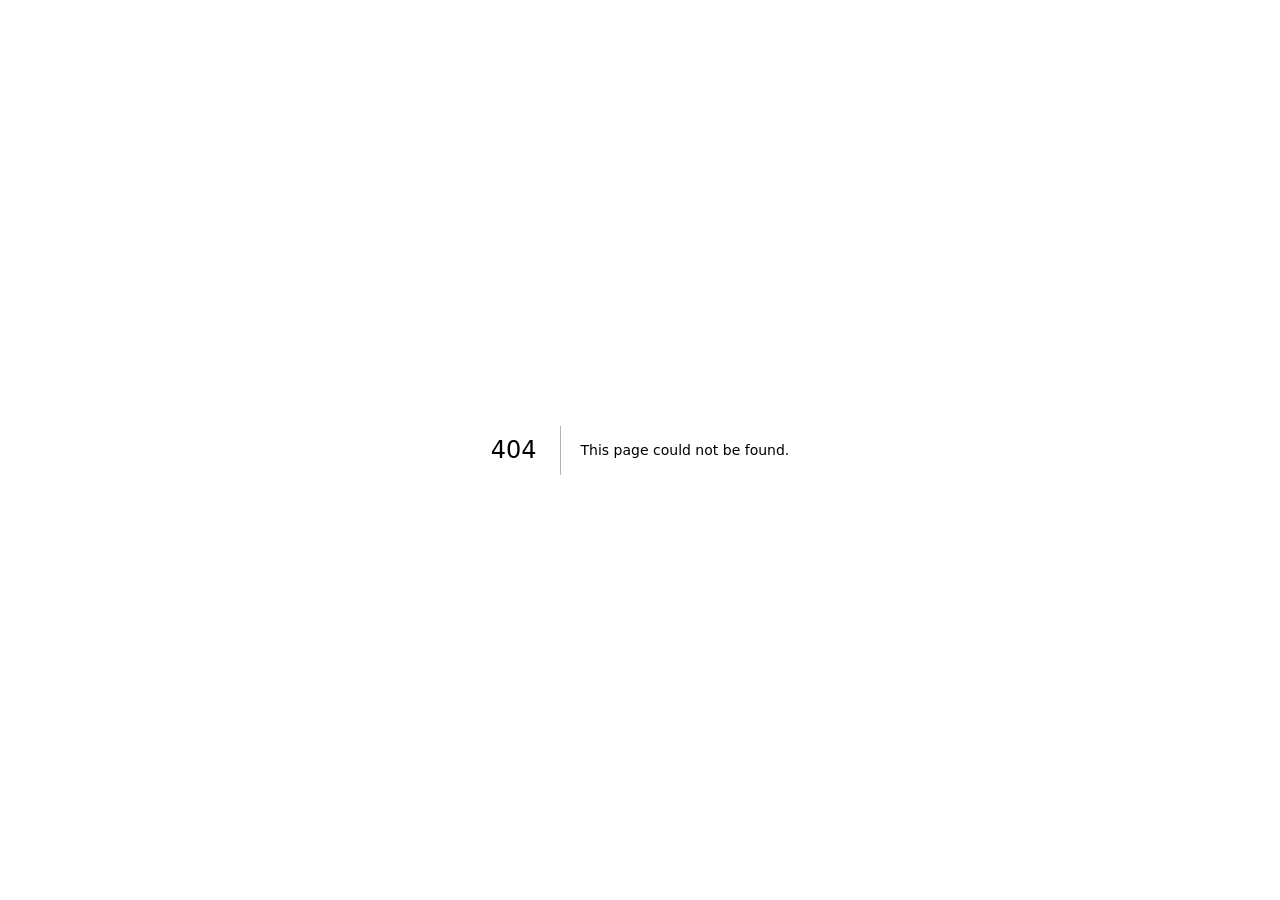
<file: 404/index.html>
<!DOCTYPE html><html lang="ru" class="rDlCRW_variable"><head><meta charSet="utf-8"/><meta name="viewport" content="width=device-width, initial-scale=1, viewport-fit=cover"/><link rel="stylesheet" href="/_next/static/chunks/42hbuifbkshag.css" data-precedence="next"/><link rel="preload" as="script" fetchPriority="low" href="/_next/static/chunks/1pcw6gskne7pf.js"/><script src="/_next/static/chunks/0li7vzj18bfpo.js" async=""></script><script src="/_next/static/chunks/092r-mewpaf3q.js" async=""></script><script src="/_next/static/chunks/3hcg696yt7n09.js" async=""></script><script src="/_next/static/chunks/turbopack-2u1d16houkiyo.js" async=""></script><script src="/_next/static/chunks/3qfy96eoyh-ek.js" async=""></script><meta name="robots" content="noindex"/><meta name="theme-color" content="#111516"/><title>EvgenSht — лендинги, Telegram-боты и автоматизации</title><meta name="description" content="Евгений Штыкин. Создаю цифровые решения для бизнеса: лендинги, Telegram-ботов и автоматизации. Обсудим вашу задачу."/><meta name="robots" content="noindex, nofollow"/><link rel="icon" href="/icon.svg?icon.2manffey2lk8n.svg" sizes="any" type="image/svg+xml"/><meta name="next-size-adjust" content=""/><title>404: This page could not be found.</title><script src="/_next/static/chunks/0cz1d0mv5g_q7.js" noModule=""></script></head><body><div hidden=""><!--$--><!--/$--></div><a class="skip-link" href="#main-content">К основному содержимому</a><div style="font-family:system-ui,&quot;Segoe UI&quot;,Roboto,Helvetica,Arial,sans-serif,&quot;Apple Color Emoji&quot;,&quot;Segoe UI Emoji&quot;;height:100vh;text-align:center;display:flex;flex-direction:column;align-items:center;justify-content:center"><div><style>body{color:#000;background:#fff;margin:0}.next-error-h1{border-right:1px solid rgba(0,0,0,.3)}@media (prefers-color-scheme:dark){body{color:#fff;background:#000}.next-error-h1{border-right:1px solid rgba(255,255,255,.3)}}</style><h1 class="next-error-h1" style="display:inline-block;margin:0 20px 0 0;padding:0 23px 0 0;font-size:24px;font-weight:500;vertical-align:top;line-height:49px">404</h1><div style="display:inline-block"><h2 style="font-size:14px;font-weight:400;line-height:49px;margin:0">This page could not be found.</h2></div></div></div><!--$--><!--/$--><script id="_R_">(globalThis["TURBOPACK"] || (globalThis["TURBOPACK"] = [])).push({"otherChunks":["static/chunks/1pcw6gskne7pf.js","static/chunks/0li7vzj18bfpo.js","static/chunks/092r-mewpaf3q.js","static/chunks/3hcg696yt7n09.js"],"runtimeModuleIds":[94553]});</script><script src="/_next/static/chunks/1pcw6gskne7pf.js" async=""></script><script>(self.__next_f=self.__next_f||[]).push([0])</script><script>self.__next_f.push([1,"1:\"$Sreact.fragment\"\n2:\"/_next/static/chunks/3qfy96eoyh-ek.js\"\n3:I[39756,[\"$2\"],\"default\"]\n4:I[37457,[\"$2\"],\"default\"]\n8:I[97367,[\"$2\"],\"OutletBoundary\"]\n9:\"$Sreact.suspense\"\nb:\"ViewportBoundary\"\nc:I[97367,[\"$2\"],\"$b\"]\ne:\"MetadataBoundary\"\nf:I[97367,[\"$2\"],\"$e\"]\n11:I[68027,[\"$2\"],\"default\",1]\n:HL[\"/_next/static/chunks/42hbuifbkshag.css\",\"style\"]\n6:X\n7:[[\"children\",{\"s\":\"__PAGE__\",\"h\":512,\"d\":{\"r\":[\"$\",\"$1\",\"c\",{\"children\":[[[\"$\",\"title\",null,{\"children\":\"404: This page could not be found.\"}],[\"$\",\"div\",null,{\"style\":\"$0:t:t:d:r:props:children:1:props:children:props:children:1:props:notFound:0:1:props:style\",\"children\":[\"$\",\"div\",null,{\"children\":[[\"$\",\"style\",null,{\"dangerouslySetInnerHTML\":{\"__html\":\"body{color:#000;background:#fff;margin:0}.next-error-h1{border-right:1px solid rgba(0,0,0,.3)}@media (prefers-color-scheme:dark){body{color:#fff;background:#000}.next-error-h1{border-right:1px solid rgba(255,255,255,.3)}}\"}}],[\"$\",\"h1\",null,{\"className\":\"next-error-h1\",\"style\":\"$0:t:t:d:r:props:children:1:props:children:props:children:1:props:notFound:0:1:props:children:props:children:1:props:style\",\"children\":404}],[\"$\",\"div\",null,{\"style\":\"$0:t:t:d:r:props:children:1:props:children:props:children:1:props:notFound:0:1:props:children:props:children:2:props:style\",\"children\":[\"$\",\"h2\",null,{\"style\":\"$0:t:t:d:r:props:children:1:props:children:props:children:1:props:notFound:0:1:props:children:props:children:2:props:children:props:style\",\"children\":\"This page could not be found.\"}]}]]}]}]],null,[\"$\",\"$L8\",null,{\"children\":[\"$\",\"$9\",null,{\"name\":\"Next.MetadataOutlet\",\"children\":\"$@a\"}]}]]}],\"p\":false,\"v\":null}}]]\n5:[[\"children\",{\"s\":\"/_not-found\",\"h\":512,\"d\":{\"r\":[\"$\",\"$1\",\"c\",{\"children\":[null,[\"$\",\"$L3\",null,{\"parallelRouterKey\":\"children\",\"error\":\"$undefined\",\"errorStyles\":\"$undefined\",\"errorScripts\":\"$undefined\",\"template\":[\"$\",\"$L4\",null,{}],\"templateStyles\":\"$undefined\",\"templateScripts\":\"$undefined\",\"notFound\":\"$undefined\",\"forbidden\":\"$undefined\",\"unauthorized\":\"$undefined\"}]]}],\"p\":false,\"v\":\"$6\"},\"c\":\"$Q7\"}]]\n0:{\"P\":null,\"c\":[\"\",\"_not-found\",\"\"],\"q\":\"\",\"i\":false,\"t\":{\"t\":{\"s\":\"\",\"h\":528,\"d\":{\"r\":[\"$\",\"$1\",\"c\",{\"children\":[[[\"$\",\"link\",\"0\",{\"rel\":\"stylesheet\",\"href\":\"/_next/static/chunks/42hbuifbkshag.css\",\"precedence\":\"next\",\"crossOrigin\":\"$undefined\",\"nonce\":\"$undefined\"}],[\"$\",\"script\",\"script-0\",{\"src\":\"/_next/static/chunks/3qfy96eoyh-ek.js\",\"async\":true,\"nonce\":\"$undefined\"}]],[\"$\",\"html\",null,{\"lang\":\"ru\",\"className\":\"rDlCRW_variable\",\"children\":[\"$\",\"body\",null,{\"children\":[[\"$\",\"a\",null,{\"className\":\"skip-link\",\"href\":\"#main-content\",\"children\":\"К основному содержимому\"}],[\"$\",\"$L3\",null,{\"parallelRouterKey\":\"children\",\"error\":\"$undefined\",\"errorStyles\":\"$undefined\",\"errorScripts\":\"$undefined\",\"template\":[\"$\",\"$L4\",null,{}],\"templateStyles\":\"$undefined\",\"templateScripts\":\"$undefined\",\"notFound\":[[[\"$\",\"title\",null,{\"children\":\"404: This page could not be found.\"}],[\"$\",\"div\",null,{\"style\":{\"fontFamily\":\"system-ui,\\\"Segoe UI\\\",Roboto,Helvetica,Arial,sans-serif,\\\"Apple Color Emoji\\\",\\\"Segoe UI Emoji\\\"\",\"height\":\"100vh\",\"textAlign\":\"center\",\"display\":\"flex\",\"flexDirection\":\"column\",\"alignItems\":\"center\",\"justifyContent\":\"center\"},\"children\":[\"$\",\"div\",null,{\"children\":[[\"$\",\"style\",null,{\"dangerouslySetInnerHTML\":{\"__html\":\"body{color:#000;background:#fff;margin:0}.next-error-h1{border-right:1px solid rgba(0,0,0,.3)}@media (prefers-color-scheme:dark){body{color:#fff;background:#000}.next-error-h1{border-right:1px solid rgba(255,255,255,.3)}}\"}}],[\"$\",\"h1\",null,{\"className\":\"next-error-h1\",\"style\":{\"display\":\"inline-block\",\"margin\":\"0 20px 0 0\",\"padding\":\"0 23px 0 0\",\"fontSize\":24,\"fontWeight\":500,\"verticalAlign\":\"top\",\"lineHeight\":\"49px\"},\"children\":404}],[\"$\",\"div\",null,{\"style\":{\"display\":\"inline-block\"},\"children\":[\"$\",\"h2\",null,{\"style\":{\"fontSize\":14,\"fontWeight\":400,\"lineHeight\":\"49px\",\"margin\":0},\"children\":\"This page could not be found.\"}]}]]}]}]],[]],\"forbidden\":\"$undefined\",\"unauthorized\":\"$undefined\"}]]}]}]]}],\"p\":false,\"v\":null},\"c\":\"$Q5\"},\"h\":{\"r\":[\"$\",\"$1\",\"h\",{\"children\":[[\"$\",\"meta\",null,{\"name\":\"robots\",\"content\":\"noindex\"}],[\"$\",\"$Lc\",null,{\"children\":\"$Ld\"}],[\"$\",\"$Lf\",null,{\"children\":[[\"$\",\"div\",null,{\"hidden\":true,\"children\":[\"$\",\"$9\",null,{\"name\":\"Next.Metadata\",\"children\":\"$L10\"}]}],null]}],[\"$\",\"meta\",null,{\"name\":\"next-size-adjust\",\"content\":\"\"}]]}],\"p\":false,\"v\":null}},\"m\":\"$undefined\",\"G\":[\"$11\",[[\"$\",\"link\",\"0\",{\"rel\":\"stylesheet\",\"href\":\"/_next/static/chunks/42hbuifbkshag.css\",\"precedence\":\"next\",\"crossOrigin\":\"$undefined\",\"nonce\":\"$undefined\"}]]],\"S\":true,\"r\":\"$undefined\",\"s\":\"$undefined\",\"a\":\"$undefined\",\"l\":\"$undefined\",\"p\":\"$undefined\",\"d\":\"$undefined\",\"b\":\"Mb15ph5jMmmR1Z-j0QLYN\"}\n6:C\nd:[[\"$\",\"meta\",\"0\",{\"charSet\":\"utf-8\"}],[\"$\",\"meta\",\"1\",{\"name\":\"viewport\",\"content\":\"width=device-width, initial-scale=1, viewport-fit=cover\"}],[\"$\",\"meta\",\"2\",{\"name\":\"theme-color\",\"content\":\"#111516\"}]]\n12:I[27201,[\"$2\"],\"IconMark\"]\na:null\n10:[[\"$\",\"title\",\"0\",{\"children\":\"EvgenSht — лендинги, Telegram-боты и автоматизации\"}],[\"$\",\"meta\",\"1\",{\"name\":\"description\",\"content\":\"Евгений Штыкин. Создаю цифровые решения для бизнеса: лендинги, Telegram-ботов и автоматизации. Обсудим вашу задачу.\"}],[\"$\",\"meta\",\"2\",{\"name\":\"robots\",\"content\":\"noindex, nofollow\"}],[\"$\",\"link\",\"3\",{\"rel\":\"icon\",\"href\":\"/icon.svg?icon.2manffey2lk8n.svg\",\"sizes\":\"any\",\"type\":\"image/svg+xml\"}],[\"$\",\"$L12\",\"4\",{}]]\n"])</script></body></html>
</file>
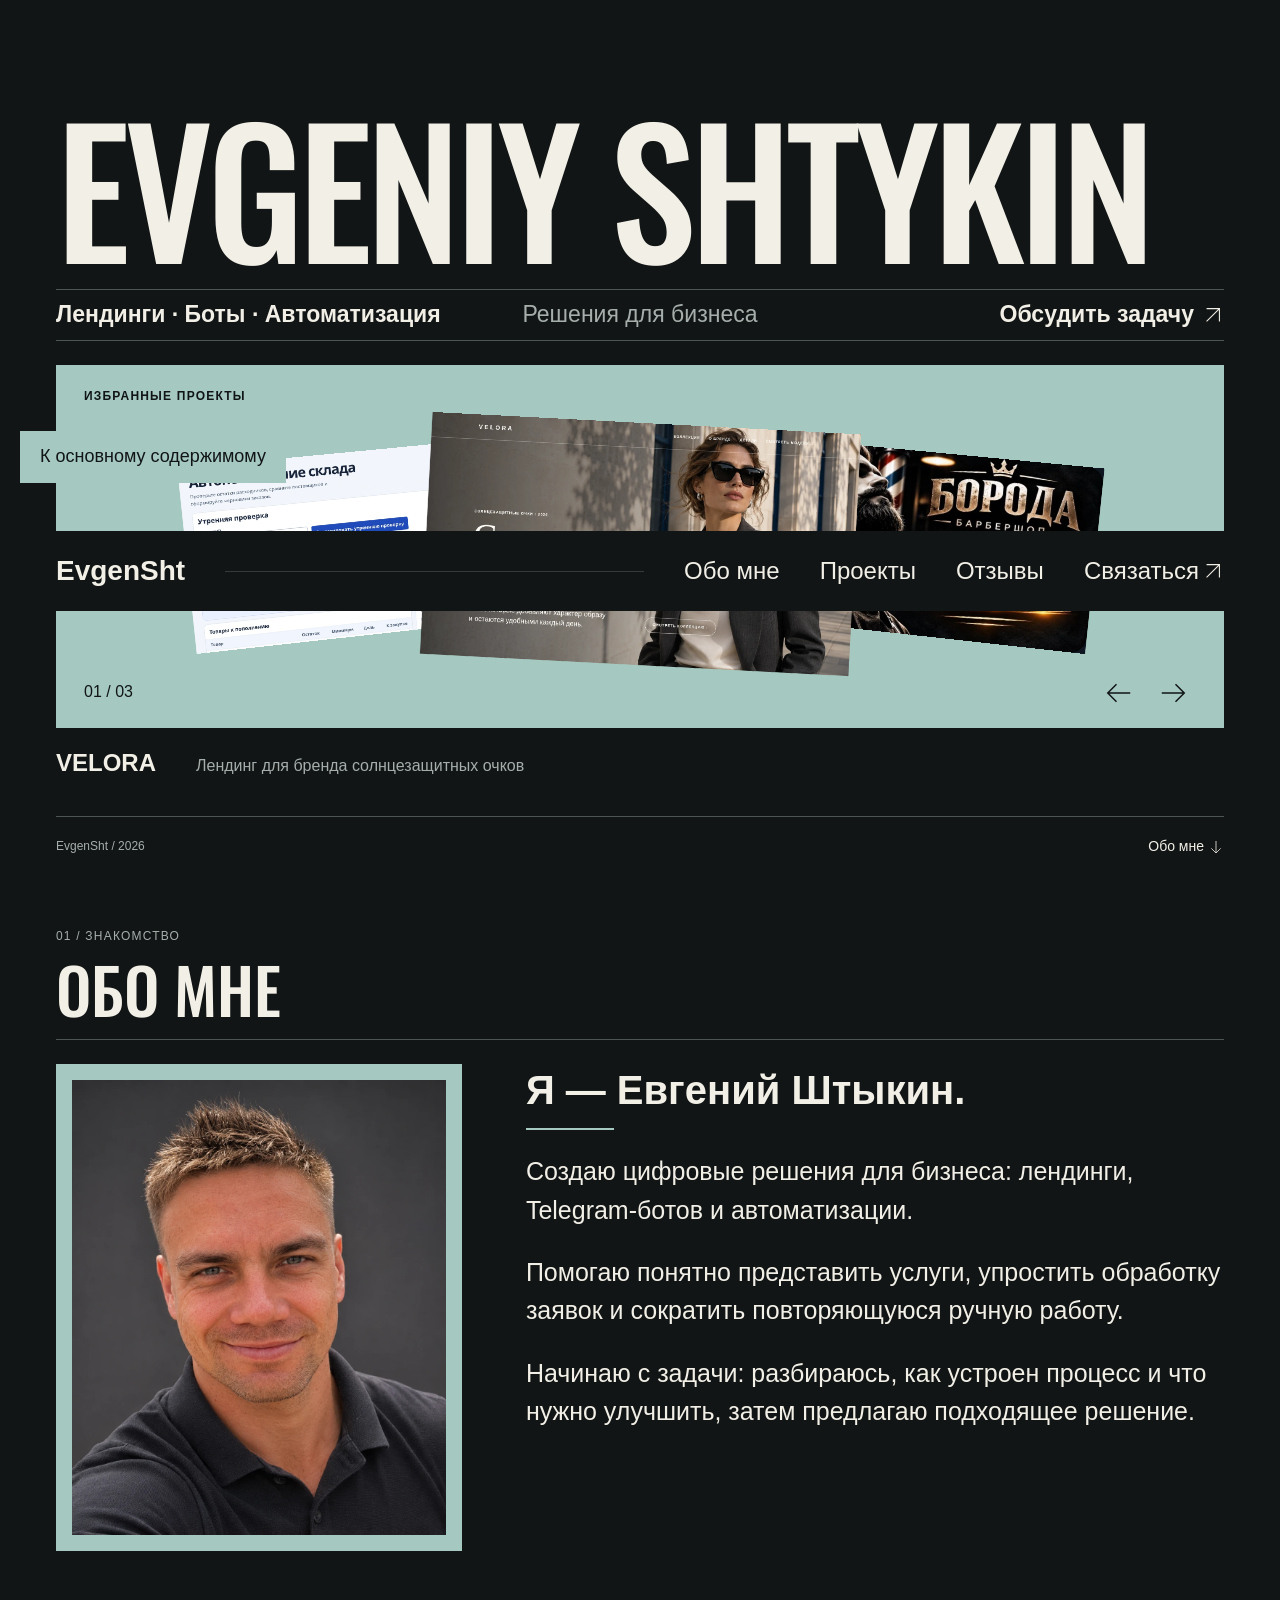
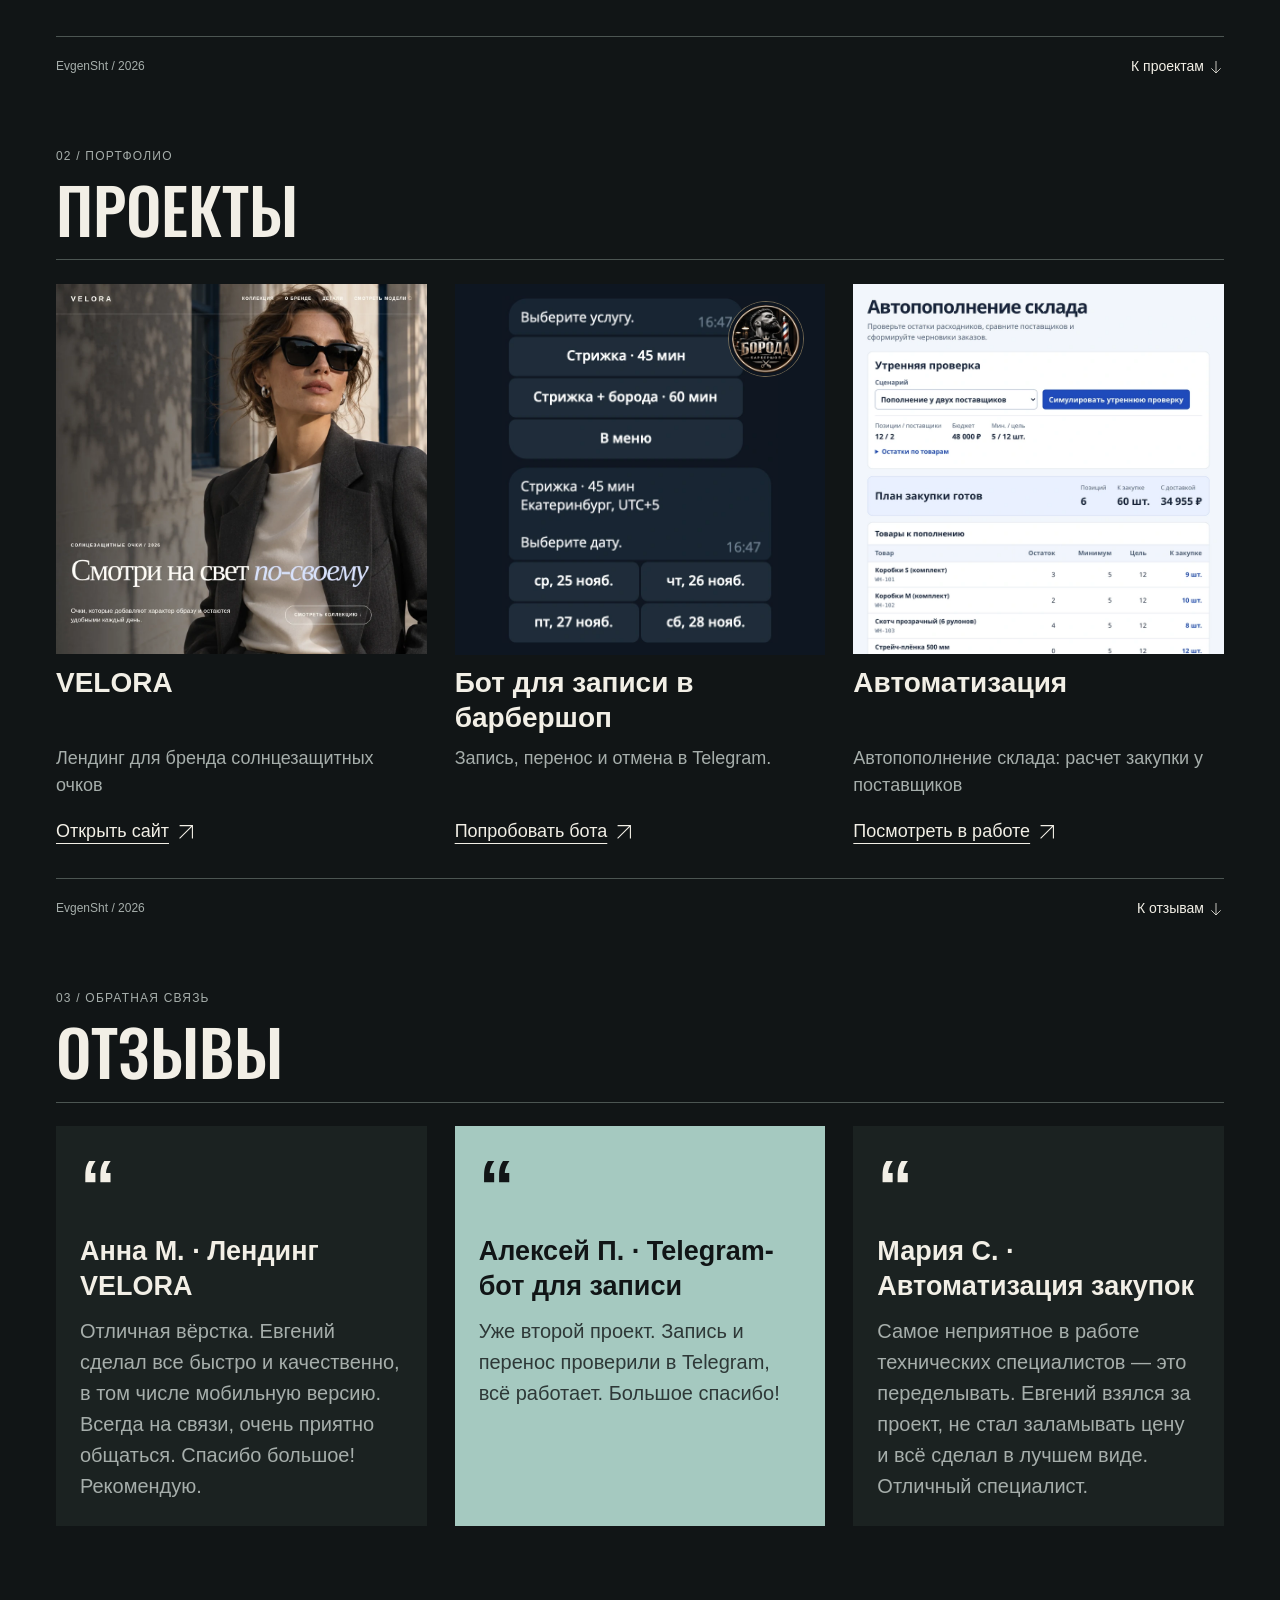
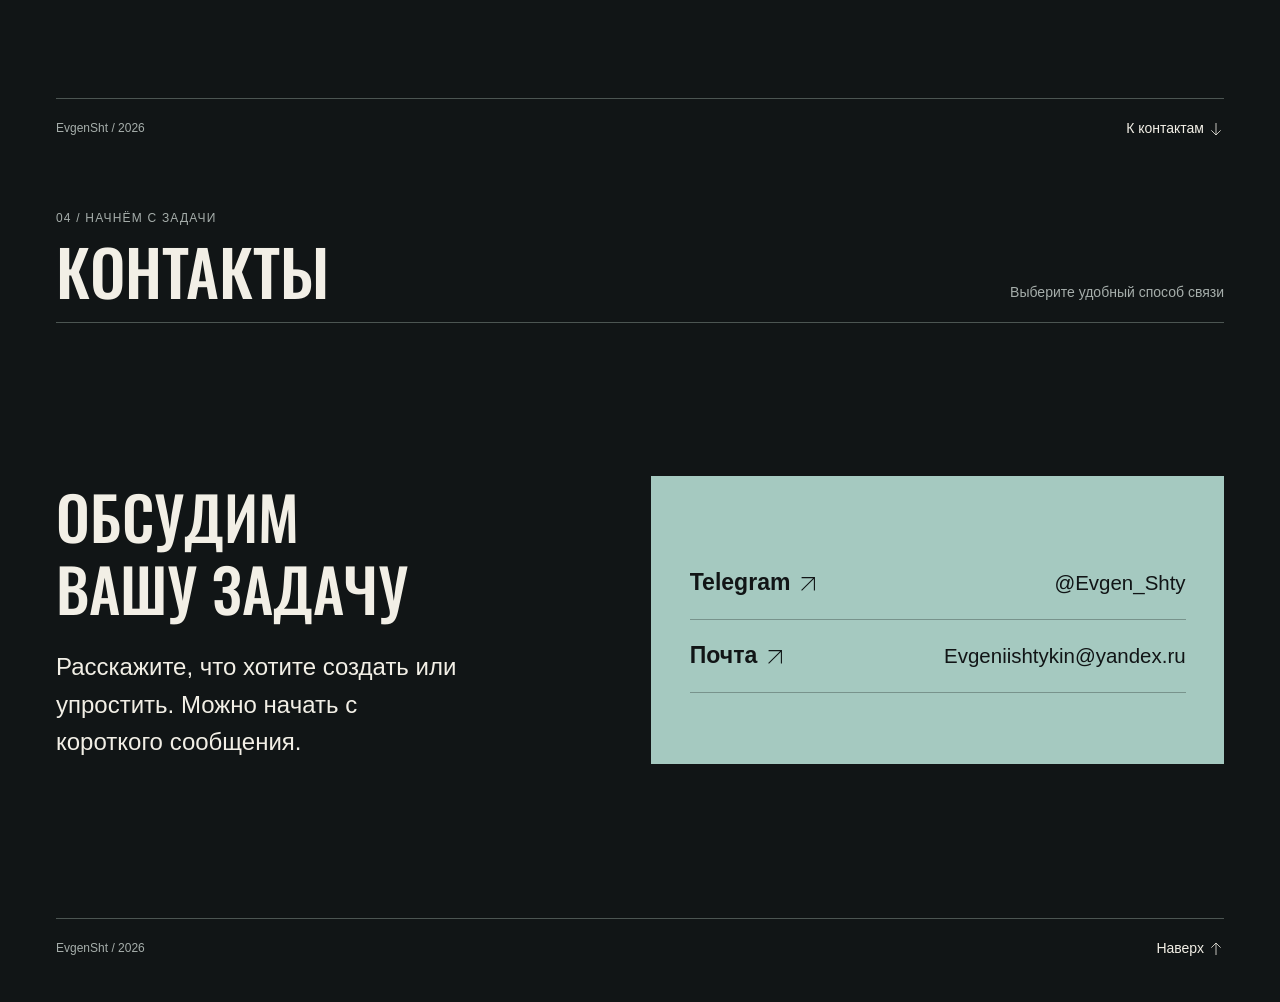
<file: projects/index.html>
<!DOCTYPE html><html lang="ru" class="rDlCRW_variable"><head><meta charSet="utf-8"/><meta name="viewport" content="width=device-width, initial-scale=1, viewport-fit=cover"/><link rel="preload" href="/_next/static/media/Oswald-s.p.36vnzydago666.ttf" as="font" crossorigin="" type="font/ttf"/><link rel="stylesheet" href="/_next/static/chunks/42hbuifbkshag.css" data-precedence="next"/><link rel="preload" as="script" fetchPriority="low" href="/_next/static/chunks/1pcw6gskne7pf.js"/><script src="/_next/static/chunks/0li7vzj18bfpo.js" async=""></script><script src="/_next/static/chunks/092r-mewpaf3q.js" async=""></script><script src="/_next/static/chunks/3hcg696yt7n09.js" async=""></script><script src="/_next/static/chunks/turbopack-2u1d16houkiyo.js" async=""></script><script src="/_next/static/chunks/3qfy96eoyh-ek.js" async=""></script><script src="/_next/static/chunks/3zt_16xndew4w.js" async=""></script><meta name="theme-color" content="#111516"/><title>EvgenSht — лендинги, Telegram-боты и автоматизации</title><meta name="description" content="Евгений Штыкин. Создаю цифровые решения для бизнеса: лендинги, Telegram-ботов и автоматизации. Обсудим вашу задачу."/><meta name="robots" content="noindex, nofollow"/><link rel="icon" href="/icon.svg?icon.2manffey2lk8n.svg" sizes="any" type="image/svg+xml"/><meta name="next-size-adjust" content=""/><meta http-equiv="refresh" content="0;url=/#projects"/><script src="/_next/static/chunks/0cz1d0mv5g_q7.js" noModule=""></script></head><body><div hidden=""><!--$--><!--/$--></div><a class="skip-link" href="#main-content">К основному содержимому</a><main id="main-content"><a href="/#projects">Перейти к проектам</a></main><!--$--><!--/$--><script id="_R_">(globalThis["TURBOPACK"] || (globalThis["TURBOPACK"] = [])).push({"otherChunks":["static/chunks/1pcw6gskne7pf.js","static/chunks/0li7vzj18bfpo.js","static/chunks/092r-mewpaf3q.js","static/chunks/3hcg696yt7n09.js"],"runtimeModuleIds":[94553]});</script><script src="/_next/static/chunks/1pcw6gskne7pf.js" async=""></script><script>(self.__next_f=self.__next_f||[]).push([0])</script><script>self.__next_f.push([1,"1:\"$Sreact.fragment\"\n2:\"/_next/static/chunks/3qfy96eoyh-ek.js\"\n3:I[39756,[\"$2\"],\"default\"]\n4:I[37457,[\"$2\"],\"default\"]\n8:\"/_next/static/chunks/3zt_16xndew4w.js\"\n9:I[22016,[\"$2\",\"$8\"],\"\"]\na:I[97367,[\"$2\"],\"OutletBoundary\"]\nb:\"$Sreact.suspense\"\nd:\"ViewportBoundary\"\ne:I[97367,[\"$2\"],\"$d\"]\n10:\"MetadataBoundary\"\n11:I[97367,[\"$2\"],\"$10\"]\n13:I[68027,[\"$2\"],\"default\",1]\n:HL[\"/_next/static/chunks/42hbuifbkshag.css\",\"style\"]\n:HL[\"/_next/static/media/Oswald-s.p.36vnzydago666.ttf\",\"font\",{\"crossOrigin\":\"\",\"type\":\"font/ttf\"}]\n6:X\n7:[[\"children\",{\"s\":\"__PAGE__\",\"h\":512,\"d\":{\"r\":[\"$\",\"$1\",\"c\",{\"children\":[[\"$\",\"main\",null,{\"id\":\"main-content\",\"children\":[[\"$\",\"meta\",null,{\"httpEquiv\":\"refresh\",\"content\":\"0;url=/#projects\"}],[\"$\",\"$L9\",null,{\"href\":\"/#projects\",\"prefetch\":false,\"children\":\"Перейти к проектам\"}]]}],[[\"$\",\"script\",\"script-0\",{\"src\":\"/_next/static/chunks/3zt_16xndew4w.js\",\"async\":true,\"nonce\":\"$undefined\"}]],[\"$\",\"$La\",null,{\"children\":[\"$\",\"$b\",null,{\"name\":\"Next.MetadataOutlet\",\"children\":\"$@c\"}]}]]}],\"p\":false,\"v\":null}}]]\n5:[[\"children\",{\"s\":\"projects\",\"h\":512,\"d\":{\"r\":[\"$\",\"$1\",\"c\",{\"children\":[null,[\"$\",\"$L3\",null,{\"parallelRouterKey\":\"children\",\"error\":\"$undefined\",\"errorStyles\":\"$undefined\",\"errorScripts\":\"$undefined\",\"template\":[\"$\",\"$L4\",null,{}],\"templateStyles\":\"$undefined\",\"templateScripts\":\"$undefined\",\"notFound\":\"$undefined\",\"forbidden\":\"$undefined\",\"unauthorized\":\"$undefined\"}]]}],\"p\":false,\"v\":\"$6\"},\"c\":\"$Q7\"}]]\n0:{\"P\":null,\"c\":[\"\",\"projects\",\"\"],\"q\":\"\",\"i\":false,\"t\":{\"t\":{\"s\":\"\",\"h\":528,\"d\":{\"r\":[\"$\",\"$1\",\"c\",{\"children\":[[[\"$\",\"link\",\"0\",{\"rel\":\"stylesheet\",\"href\":\"/_next/static/chunks/42hbuifbkshag.css\",\"precedence\":\"next\",\"crossOrigin\":\"$undefined\",\"nonce\":\"$undefined\"}],[\"$\",\"script\",\"script-0\",{\"src\":\"/_next/static/chunks/3qfy96eoyh-ek.js\",\"async\":true,\"nonce\":\"$undefined\"}]],[\"$\",\"html\",null,{\"lang\":\"ru\",\"className\":\"rDlCRW_variable\",\"children\":[\"$\",\"body\",null,{\"children\":[[\"$\",\"a\",null,{\"className\":\"skip-link\",\"href\":\"#main-content\",\"children\":\"К основному содержимому\"}],[\"$\",\"$L3\",null,{\"parallelRouterKey\":\"children\",\"error\":\"$undefined\",\"errorStyles\":\"$undefined\",\"errorScripts\":\"$undefined\",\"template\":[\"$\",\"$L4\",null,{}],\"templateStyles\":\"$undefined\",\"templateScripts\":\"$undefined\",\"notFound\":[[[\"$\",\"title\",null,{\"children\":\"404: This page could not be found.\"}],[\"$\",\"div\",null,{\"style\":{\"fontFamily\":\"system-ui,\\\"Segoe UI\\\",Roboto,Helvetica,Arial,sans-serif,\\\"Apple Color Emoji\\\",\\\"Segoe UI Emoji\\\"\",\"height\":\"100vh\",\"textAlign\":\"center\",\"display\":\"flex\",\"flexDirection\":\"column\",\"alignItems\":\"center\",\"justifyContent\":\"center\"},\"children\":[\"$\",\"div\",null,{\"children\":[[\"$\",\"style\",null,{\"dangerouslySetInnerHTML\":{\"__html\":\"body{color:#000;background:#fff;margin:0}.next-error-h1{border-right:1px solid rgba(0,0,0,.3)}@media (prefers-color-scheme:dark){body{color:#fff;background:#000}.next-error-h1{border-right:1px solid rgba(255,255,255,.3)}}\"}}],[\"$\",\"h1\",null,{\"className\":\"next-error-h1\",\"style\":{\"display\":\"inline-block\",\"margin\":\"0 20px 0 0\",\"padding\":\"0 23px 0 0\",\"fontSize\":24,\"fontWeight\":500,\"verticalAlign\":\"top\",\"lineHeight\":\"49px\"},\"children\":404}],[\"$\",\"div\",null,{\"style\":{\"display\":\"inline-block\"},\"children\":[\"$\",\"h2\",null,{\"style\":{\"fontSize\":14,\"fontWeight\":400,\"lineHeight\":\"49px\",\"margin\":0},\"children\":\"This page could not be found.\"}]}]]}]}]],[]],\"forbidden\":\"$undefined\",\"unauthorized\":\"$undefined\"}]]}]}]]}],\"p\":false,\"v\":null},\"c\":\"$Q5\"},\"h\":{\"r\":[\"$\",\"$1\",\"h\",{\"children\":[null,[\"$\",\"$Le\",null,{\"children\":\"$Lf\"}],[\"$\",\"$L11\",null,{\"children\":[[\"$\",\"div\",null,{\"hidden\":true,\"children\":[\"$\",\"$b\",null,{\"name\":\"Next.Metadata\",\"children\":\"$L12\"}]}],null]}],[\"$\",\"meta\",null,{\"name\":\"next-size-adjust\",\"content\":\"\"}]]}],\"p\":false,\"v\":null}},\"m\":\"$undefined\",\"G\":[\"$13\",[[\"$\",\"link\",\"0\",{\"rel\":\"stylesheet\",\"href\":\"/_next/static/chunks/42hbuifbkshag.css\",\"precedence\":\"next\",\"crossOrigin\":\"$undefined\",\"nonce\":\"$undefined\"}]]],\"S\":true,\"r\":\"$undefined\",\"s\":\"$undefined\",\"a\":\"$undefined\",\"l\":\"$undefined\",\"p\":\"$undefined\",\"d\":\"$undefined\",\"b\":\"Mb15ph5jMmmR1Z-j0QLYN\"}\n6:C\nf:[[\"$\",\"meta\",\"0\",{\"charSet\":\"utf-8\"}],[\"$\",\"meta\",\"1\",{\"name\":\"viewport\",\"content\":\"width=device-width, initial-scale=1, viewport-fit=cover\"}],[\"$\",\"meta\",\"2\",{\"name\":\"theme-color\",\"content\":\"#111516\"}]]\n14:I[27201,[\"$2\"],\"IconMark\"]\nc:null\n12:[[\"$\",\"title\",\"0\",{\"children\":\"EvgenSht — лендинги, Telegram-боты и автоматизации\"}],[\"$\",\"meta\",\"1\",{\"name\":\"description\",\"content\":\"Евгений Штыкин. Создаю цифровые решения для бизнеса: лендинги, Telegram-ботов и автоматизации. Обсудим вашу задачу.\"}],[\"$\",\"meta\",\"2\",{\"name\":\"robots\",\"content\":\"noindex, nofollow\"}],[\"$\",\"link\",\"3\",{\"rel\":\"icon\",\"href\":\"/icon.svg?icon.2manffey2lk8n.svg\",\"sizes\":\"any\",\"type\":\"image/svg+xml\"}],[\"$\",\"$L14\",\"4\",{}]]\n"])</script></body></html>
</file>
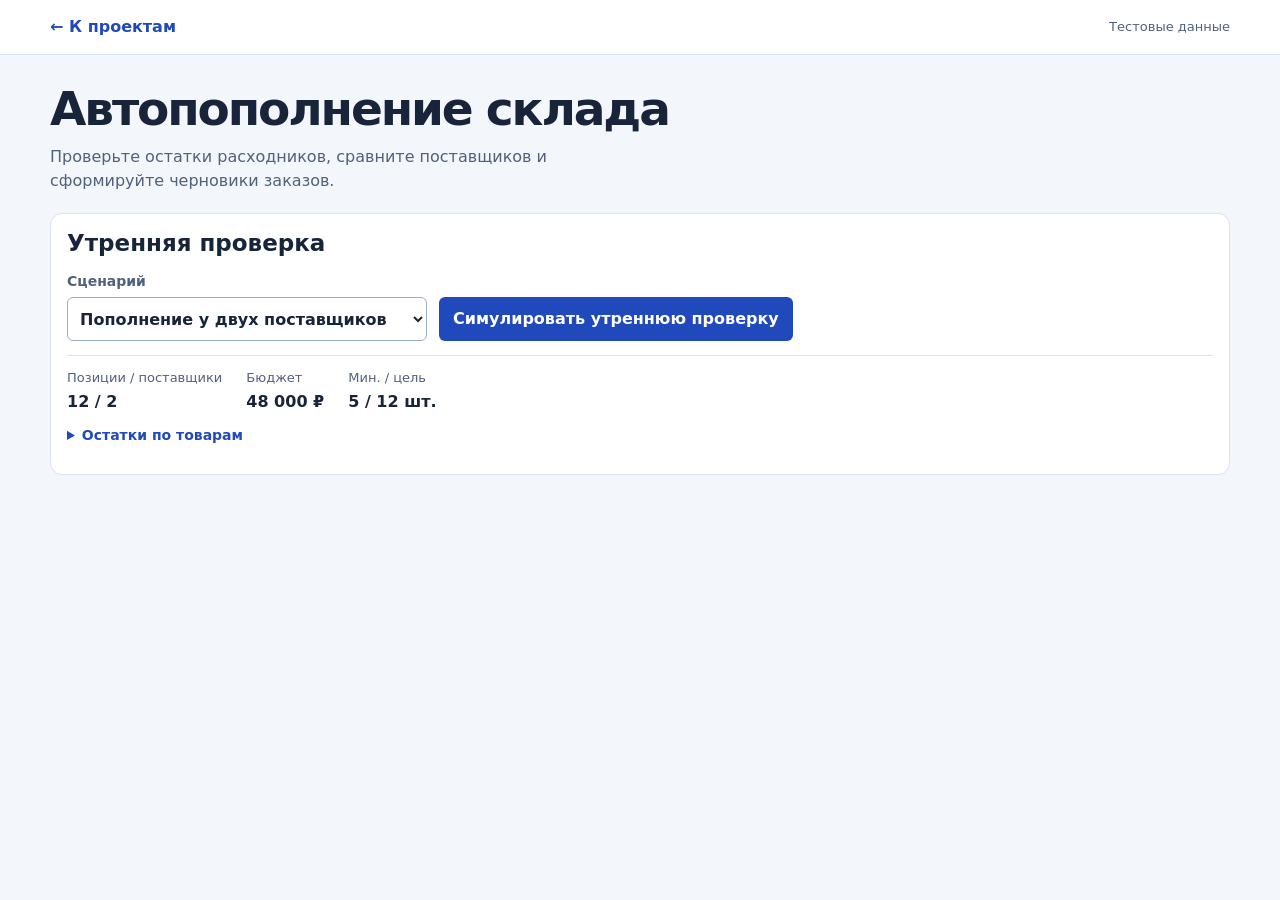
<file: demo/stock-replenishment/index.html>
<!DOCTYPE html><html lang="ru" class="rDlCRW_variable"><head><meta charSet="utf-8"/><meta name="viewport" content="width=device-width, initial-scale=1, viewport-fit=cover"/><link rel="preload" href="/_next/static/media/Oswald-s.p.36vnzydago666.ttf" as="font" crossorigin="" type="font/ttf"/><link rel="stylesheet" href="/_next/static/chunks/42hbuifbkshag.css" data-precedence="next"/><link rel="stylesheet" href="/_next/static/chunks/13n3v_69hds_p.css" data-precedence="next"/><link rel="preload" as="script" fetchPriority="low" href="/_next/static/chunks/1pcw6gskne7pf.js"/><script src="/_next/static/chunks/0li7vzj18bfpo.js" async=""></script><script src="/_next/static/chunks/092r-mewpaf3q.js" async=""></script><script src="/_next/static/chunks/3hcg696yt7n09.js" async=""></script><script src="/_next/static/chunks/turbopack-2u1d16houkiyo.js" async=""></script><script src="/_next/static/chunks/3qfy96eoyh-ek.js" async=""></script><script src="/_next/static/chunks/0a40nbug1x51d.js" async=""></script><meta name="theme-color" content="#111516"/><title>Автопополнение склада — EvgenSht</title><meta name="description" content="Демо расчёта закупки складских расходников у двух поставщиков."/><meta name="robots" content="noindex, nofollow"/><link rel="icon" href="/icon.svg?icon.2manffey2lk8n.svg" sizes="any" type="image/svg+xml"/><meta name="next-size-adjust" content=""/><script src="/_next/static/chunks/0cz1d0mv5g_q7.js" noModule=""></script></head><body><div hidden=""><!--$--><!--/$--></div><a class="skip-link" href="#main-content">К основному содержимому</a><main id="main-content" tabindex="-1" class="Fqb7jW_page"><nav class="Fqb7jW_top" aria-label="Навигация демо"><div class="Fqb7jW_shell"><a class="Fqb7jW_back" href="/#projects">← К проектам</a><span class="Fqb7jW_demoLabel">Тестовые данные</span></div></nav><div class="Fqb7jW_shell"><header class="Fqb7jW_header"><h1>Автопополнение склада</h1><p>Проверьте остатки расходников, сравните поставщиков и сформируйте черновики заказов.</p></header><section class="Fqb7jW_controls" aria-labelledby="inputs"><h2 id="inputs">Утренняя проверка</h2><div class="Fqb7jW_controlRow"><label class="Fqb7jW_field">Сценарий<select><option value="split" selected="">Пополнение у двух поставщиков</option><option value="sufficient">Остатков достаточно</option><option value="budget">Не хватает бюджета</option><option value="stale">Устарел прайс</option><option value="unavailable">Таблица недоступна</option></select></label><button class="Fqb7jW_primary" type="button">Симулировать утреннюю проверку</button></div><dl class="Fqb7jW_parameters"><div><dt>Позиции / поставщики</dt><dd>12<!-- --> / <!-- -->2</dd></div><div><dt>Бюджет</dt><dd>48 000 ₽</dd></div><div><dt>Мин. / цель</dt><dd>5<!-- --> / <!-- -->12<!-- --> шт.</dd></div></dl><details class="Fqb7jW_details"><summary>Остатки по товарам</summary><ul class="Fqb7jW_entries"><li><span>Коробки S (комплект)</span><strong>3<!-- --> шт.</strong></li><li><span>Коробки M (комплект)</span><strong>2<!-- --> шт.</strong></li><li><span>Скотч прозрачный (6 рулонов)</span><strong>4<!-- --> шт.</strong></li><li><span>Стрейч-плёнка 500 мм</span><strong>0<!-- --> шт.</strong></li><li><span>Курьерские пакеты (100 шт.)</span><strong>2<!-- --> шт.</strong></li><li><span>Термоэтикетки 58×40 (рулон)</span><strong>1<!-- --> шт.</strong></li><li><span>Коробки L (комплект)</span><strong>8<!-- --> шт.</strong></li><li><span>Бумага крафт (рулон)</span><strong>14<!-- --> шт.</strong></li><li><span>Пакеты с застёжкой (100 шт.)</span><strong>6<!-- --> шт.</strong></li><li><span>Пломбы (100 шт.)</span><strong>9<!-- --> шт.</strong></li><li><span>Бирки (100 шт.)</span><strong>12<!-- --> шт.</strong></li><li><span>Пузырчатая плёнка (рулон)</span><strong>5<!-- --> шт.</strong></li></ul></details></section><p class="sr-only" role="status"></p></div></main><!--$--><!--/$--><script id="_R_">(globalThis["TURBOPACK"] || (globalThis["TURBOPACK"] = [])).push({"otherChunks":["static/chunks/1pcw6gskne7pf.js","static/chunks/0li7vzj18bfpo.js","static/chunks/092r-mewpaf3q.js","static/chunks/3hcg696yt7n09.js"],"runtimeModuleIds":[94553]});</script><script src="/_next/static/chunks/1pcw6gskne7pf.js" async=""></script><script>(self.__next_f=self.__next_f||[]).push([0])</script><script>self.__next_f.push([1,"1:\"$Sreact.fragment\"\n2:\"/_next/static/chunks/3qfy96eoyh-ek.js\"\n3:I[39756,[\"$2\"],\"default\"]\n4:I[37457,[\"$2\"],\"default\"]\n9:\"/_next/static/chunks/0a40nbug1x51d.js\"\na:I[22016,[\"$2\",\"$9\"],\"\"]\nb:I[87630,[\"$2\",\"$9\"],\"StockDemo\"]\nc:I[97367,[\"$2\"],\"OutletBoundary\"]\nd:\"$Sreact.suspense\"\nf:\"ViewportBoundary\"\n10:I[97367,[\"$2\"],\"$f\"]\n12:\"MetadataBoundary\"\n13:I[97367,[\"$2\"],\"$12\"]\n15:I[68027,[\"$2\"],\"default\",1]\n:HL[\"/_next/static/chunks/42hbuifbkshag.css\",\"style\"]\n:HL[\"/_next/static/media/Oswald-s.p.36vnzydago666.ttf\",\"font\",{\"crossOrigin\":\"\",\"type\":\"font/ttf\"}]\n:HL[\"/_next/static/chunks/13n3v_69hds_p.css\",\"style\"]\n6:X\n8:[[\"children\",{\"s\":\"__PAGE__\",\"h\":512,\"d\":{\"r\":[\"$\",\"$1\",\"c\",{\"children\":[[\"$\",\"main\",null,{\"id\":\"main-content\",\"tabIndex\":-1,\"className\":\"Fqb7jW_page\",\"children\":[[\"$\",\"nav\",null,{\"className\":\"Fqb7jW_top\",\"aria-label\":\"Навигация демо\",\"children\":[\"$\",\"div\",null,{\"className\":\"Fqb7jW_shell\",\"children\":[[\"$\",\"$La\",null,{\"href\":\"/#projects\",\"className\":\"Fqb7jW_back\",\"children\":\"← К проектам\"}],[\"$\",\"span\",null,{\"className\":\"Fqb7jW_demoLabel\",\"children\":\"Тестовые данные\"}]]}]}],[\"$\",\"div\",null,{\"className\":\"Fqb7jW_shell\",\"children\":[[\"$\",\"header\",null,{\"className\":\"Fqb7jW_header\",\"children\":[[\"$\",\"h1\",null,{\"children\":\"Автопополнение склада\"}],[\"$\",\"p\",null,{\"children\":\"Проверьте остатки расходников, сравните поставщиков и сформируйте черновики заказов.\"}]]}],[\"$\",\"$Lb\",null,{}]]}]]}],[[\"$\",\"link\",\"0\",{\"rel\":\"stylesheet\",\"href\":\"/_next/static/chunks/13n3v_69hds_p.css\",\"precedence\":\"next\",\"crossOrigin\":\"$undefined\",\"nonce\":\"$undefined\"}],[\"$\",\"script\",\"script-0\",{\"src\":\"/_next/static/chunks/0a40nbug1x51d.js\",\"async\":true,\"nonce\":\"$undefined\"}]],[\"$\",\"$Lc\",null,{\"children\":[\"$\",\"$d\",null,{\"name\":\"Next.MetadataOutlet\",\"children\":\"$@e\"}]}]]}],\"p\":false,\"v\":null}}]]\n7:[[\"children\",{\"s\":\"stock-replenishment\",\"h\":512,\"d\":{\"r\":[\"$\",\"$1\",\"c\",{\"children\":[null,[\"$\",\"$L3\",null,{\"parallelRouterKey\":\"children\",\"error\":\"$undefined\",\"errorStyles\":\"$undefined\",\"errorScripts\":\"$undefined\",\"template\":[\"$\",\"$L4\",null,{}],\"templateStyles\":\"$undefined\",\"templateScripts\":\"$undefined\",\"notFound\":\"$undefined\",\"forbidden\":\"$undefined\",\"unauthorized\":\"$undefined\"}]]}],\"p\":false,\"v\":\"$6\"},\"c\":\"$Q8\"}]]\n5:[[\"children\",{\"s\":\"demo\",\"h\":512,\"d\":{\"r\":[\"$\",\"$1\",\"c\",{\"children\":[null,[\"$\",\"$L3\",null,{\"parallelRouterKey\":\"children\",\"error\":\"$undefined\",\"errorStyles\":\"$undefined\",\"errorScripts\":\"$undefined\",\"template\":[\"$\",\"$L4\",null,{}],\"templateStyles\":\"$undefined\",\"templateScripts\":\"$undefined\",\"notFound\":\"$undefined\",\"forbidden\":\"$undefined\",\"unauthorized\":\"$undefined\"}]]}],\"p\":false,\"v\":\"$6\"},\"c\":\"$Q7\"}]]\n0:{\"P\":null,\"c\":[\"\",\"demo\",\"stock-replenishment\",\"\"],\"q\":\"\",\"i\":false,\"t\":{\"t\":{\"s\":\"\",\"h\":528,\"d\":{\"r\":[\"$\",\"$1\",\"c\",{\"children\":[[[\"$\",\"link\",\"0\",{\"rel\":\"stylesheet\",\"href\":\"/_next/static/chunks/42hbuifbkshag.css\",\"precedence\":\"next\",\"crossOrigin\":\"$undefined\",\"nonce\":\"$undefined\"}],[\"$\",\"script\",\"script-0\",{\"src\":\"/_next/static/chunks/3qfy96eoyh-ek.js\",\"async\":true,\"nonce\":\"$undefined\"}]],[\"$\",\"html\",null,{\"lang\":\"ru\",\"className\":\"rDlCRW_variable\",\"children\":[\"$\",\"body\",null,{\"children\":[[\"$\",\"a\",null,{\"className\":\"skip-link\",\"href\":\"#main-content\",\"children\":\"К основному содержимому\"}],[\"$\",\"$L3\",null,{\"parallelRouterKey\":\"children\",\"error\":\"$undefined\",\"errorStyles\":\"$undefined\",\"errorScripts\":\"$undefined\",\"template\":[\"$\",\"$L4\",null,{}],\"templateStyles\":\"$undefined\",\"templateScripts\":\"$undefined\",\"notFound\":[[[\"$\",\"title\",null,{\"children\":\"404: This page could not be found.\"}],[\"$\",\"div\",null,{\"style\":{\"fontFamily\":\"system-ui,\\\"Segoe UI\\\",Roboto,Helvetica,Arial,sans-serif,\\\"Apple Color Emoji\\\",\\\"Segoe UI Emoji\\\"\",\"height\":\"100vh\",\"textAlign\":\"center\",\"display\":\"flex\",\"flexDirection\":\"column\",\"alignItems\":\"center\",\"justifyContent\":\"center\"},\"children\":[\"$\",\"div\",null,{\"children\":[[\"$\",\"style\",null,{\"dangerouslySetInnerHTML\":{\"__html\":\"body{color:#000;background:#fff;margin:0}.next-error-h1{border-right:1px solid rgba(0,0,0,.3)}@media (prefers-color-scheme:dark){body{color:#fff;background:#000}.next-error-h1{border-right:1px solid rgba(255,255,255,.3)}}\"}}],[\"$\",\"h1\",null,{\"className\":\"next-error-h1\",\"style\":{\"display\":\"inline-block\",\"margin\":\"0 20px 0 0\",\"padding\":\"0 23px 0 0\",\"fontSize\":24,\"fontWeight\":500,\"verticalAlign\":\"top\",\"lineHeight\":\"49px\"},\"children\":404}],[\"$\",\"div\",null,{\"style\":{\"display\":\"inline-block\"},\"children\":[\"$\",\"h2\",null,{\"style\":{\"fontSize\":14,\"fontWeight\":400,\"lineHeight\":\"49px\",\"margin\":0},\"children\":\"This page could not be found.\"}]}]]}]}]],[]],\"forbidden\":\"$undefined\",\"unauthorized\":\"$undefined\"}]]}]}]]}],\"p\":false,\"v\":null},\"c\":\"$Q5\"},\"h\":{\"r\":[\"$\",\"$1\",\"h\",{\"children\":[null,[\"$\",\"$L10\",null,{\"children\":\"$L11\"}],[\"$\",\"$L13\",null,{\"children\":[[\"$\",\"div\",null,{\"hidden\":true,\"children\":[\"$\",\"$d\",null,{\"name\":\"Next.Metadata\",\"children\":\"$L14\"}]}],null]}],[\"$\",\"meta\",null,{\"name\":\"next-size-adjust\",\"content\":\"\"}]]}],\"p\":false,\"v\":null}},\"m\":\"$undefined\",\"G\":[\"$15\",[[\"$\",\"link\",\"0\",{\"rel\":\"stylesheet\",\"href\":\"/_next/static/chunks/42hbuifbkshag.css\",\"precedence\":\"next\",\"crossOrigin\":\"$undefined\",\"nonce\":\"$undefined\"}]]],\"S\":true,\"r\":\"$undefined\",\"s\":\"$undefined\",\"a\":\"$undefined\",\"l\":\"$undefined\",\"p\":\"$undefined\",\"d\":\"$undefined\",\"b\":\"Mb15ph5jMmmR1Z-j0QLYN\"}\n6:C\n11:[[\"$\",\"meta\",\"0\",{\"charSet\":\"utf-8\"}],[\"$\",\"meta\",\"1\",{\"name\":\"viewport\",\"content\":\"width=device-width, initial-scale=1, viewport-fit=cover\"}],[\"$\",\"meta\",\"2\",{\"name\":\"theme-color\",\"content\":\"#111516\"}]]\n16:I[27201,[\"$2\"],\"IconMark\"]\ne:null\n14:[[\"$\",\"title\",\"0\",{\"children\":\"Автопополнение склада — EvgenSht\"}],[\"$\",\"meta\",\"1\",{\"name\":\"description\",\"content\":\"Демо расчёта закупки складских расходников у двух поставщиков.\"}],[\"$\",\"meta\",\"2\",{\"name\":\"robots\",\"content\":\"noindex, nofollow\"}],[\"$\",\"link\",\"3\",{\"rel\":\"icon\",\"href\":\"/icon.svg?icon.2manffey2lk8n.svg\",\"sizes\":\"any\",\"type\":\"image/svg+xml\"}],[\"$\",\"$L16\",\"4\",{}]]\n"])</script></body></html>
</file>
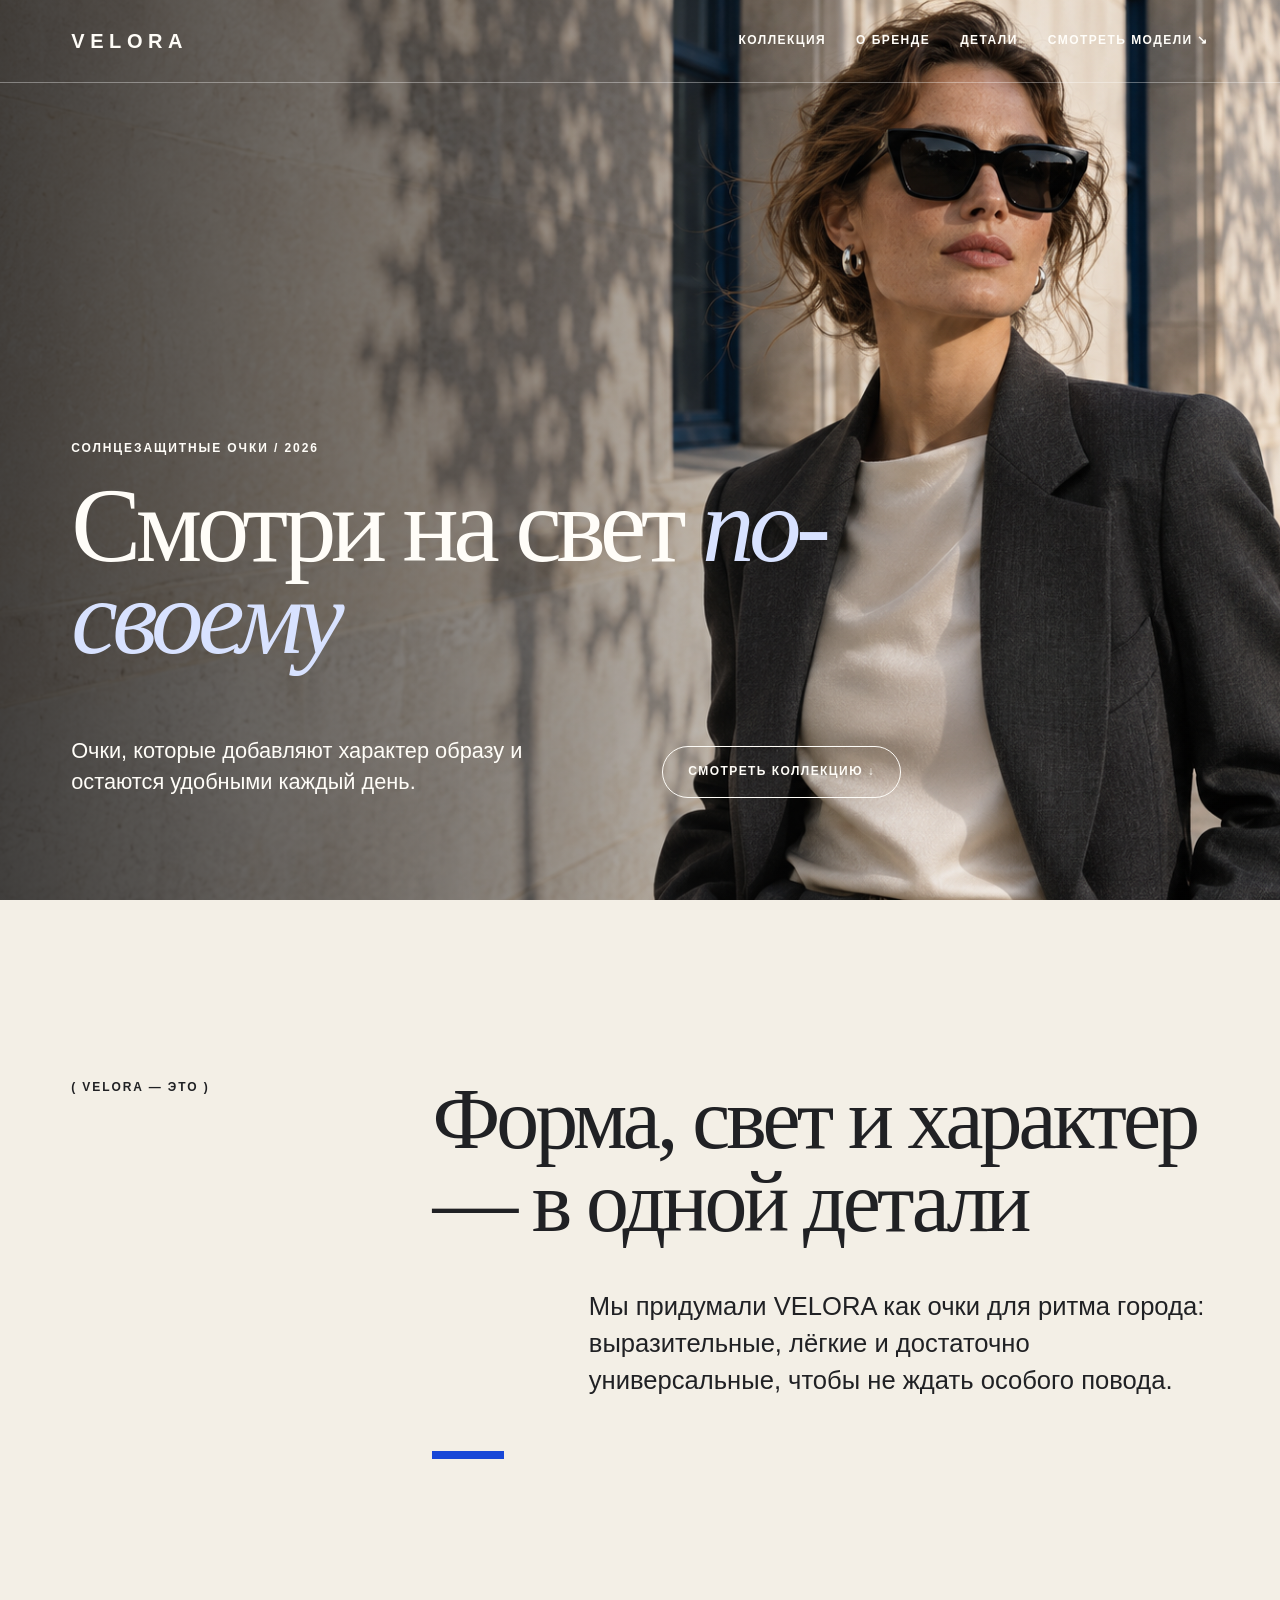
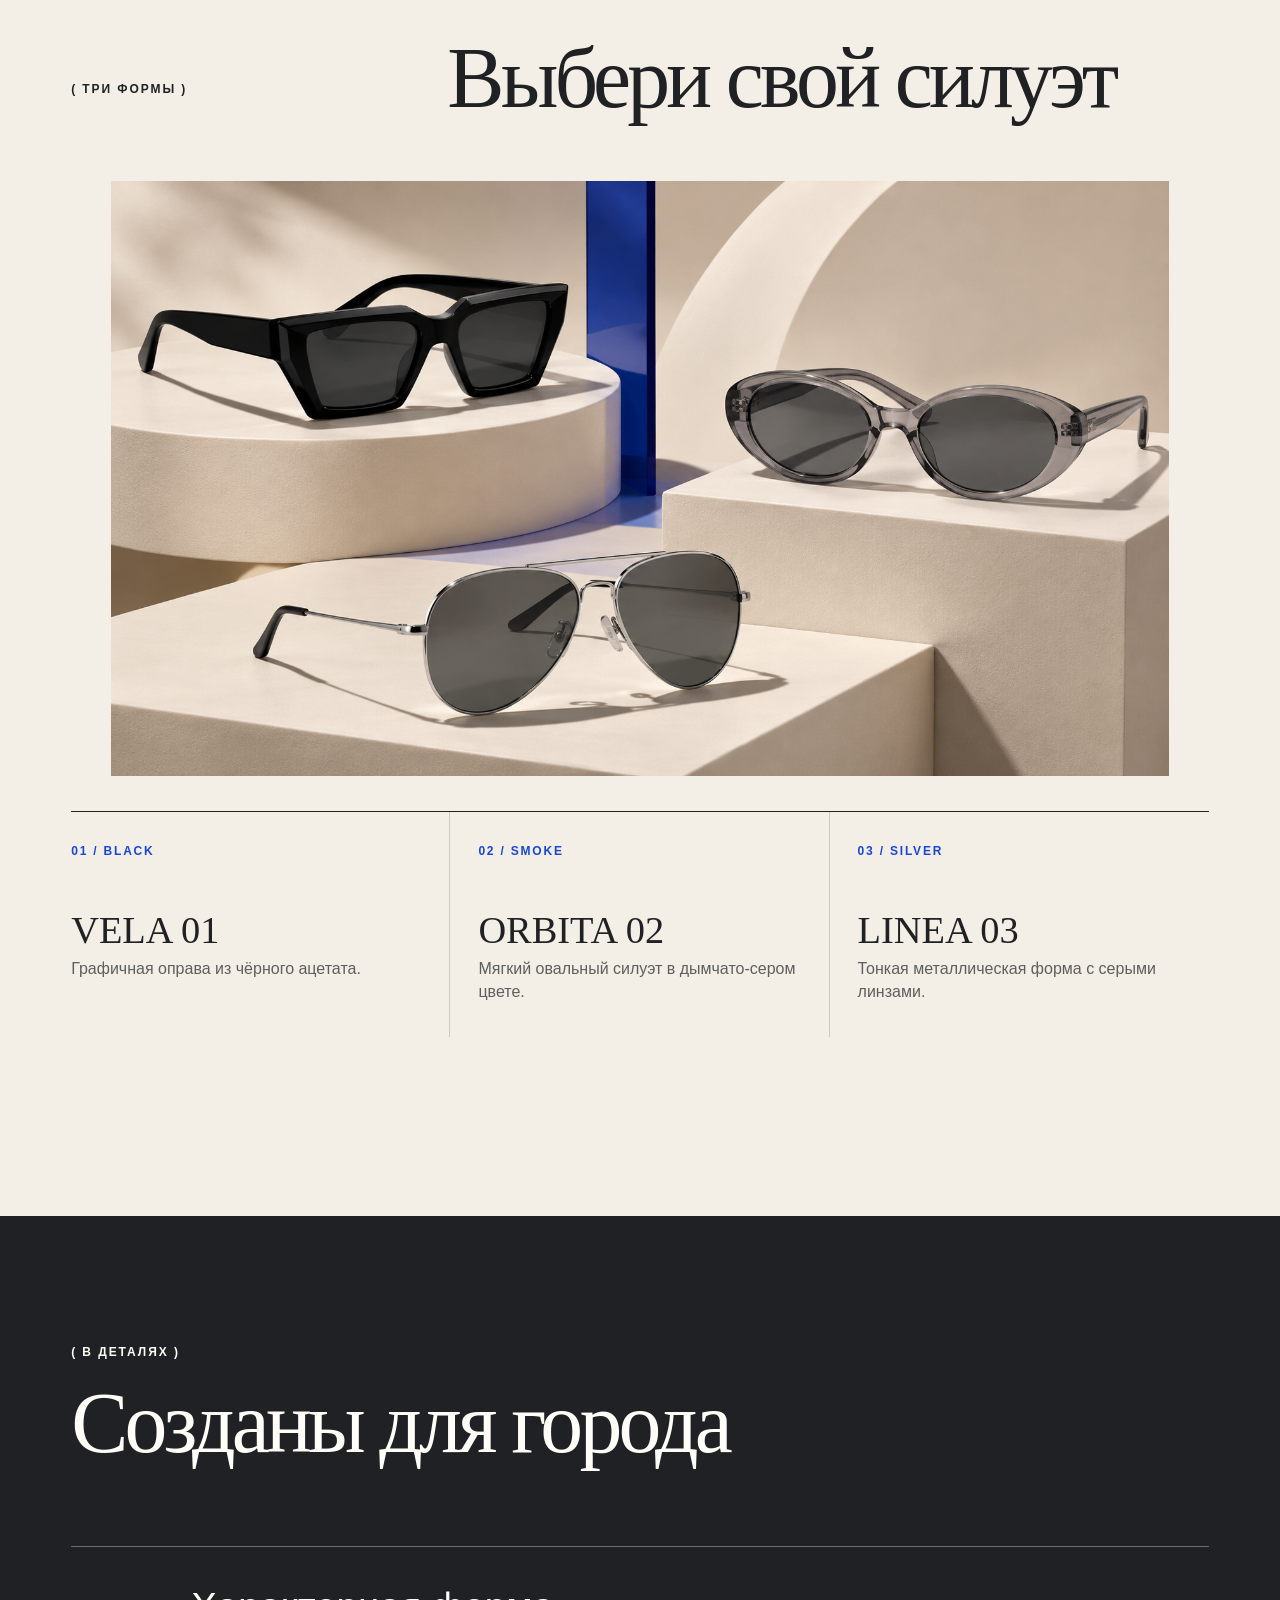
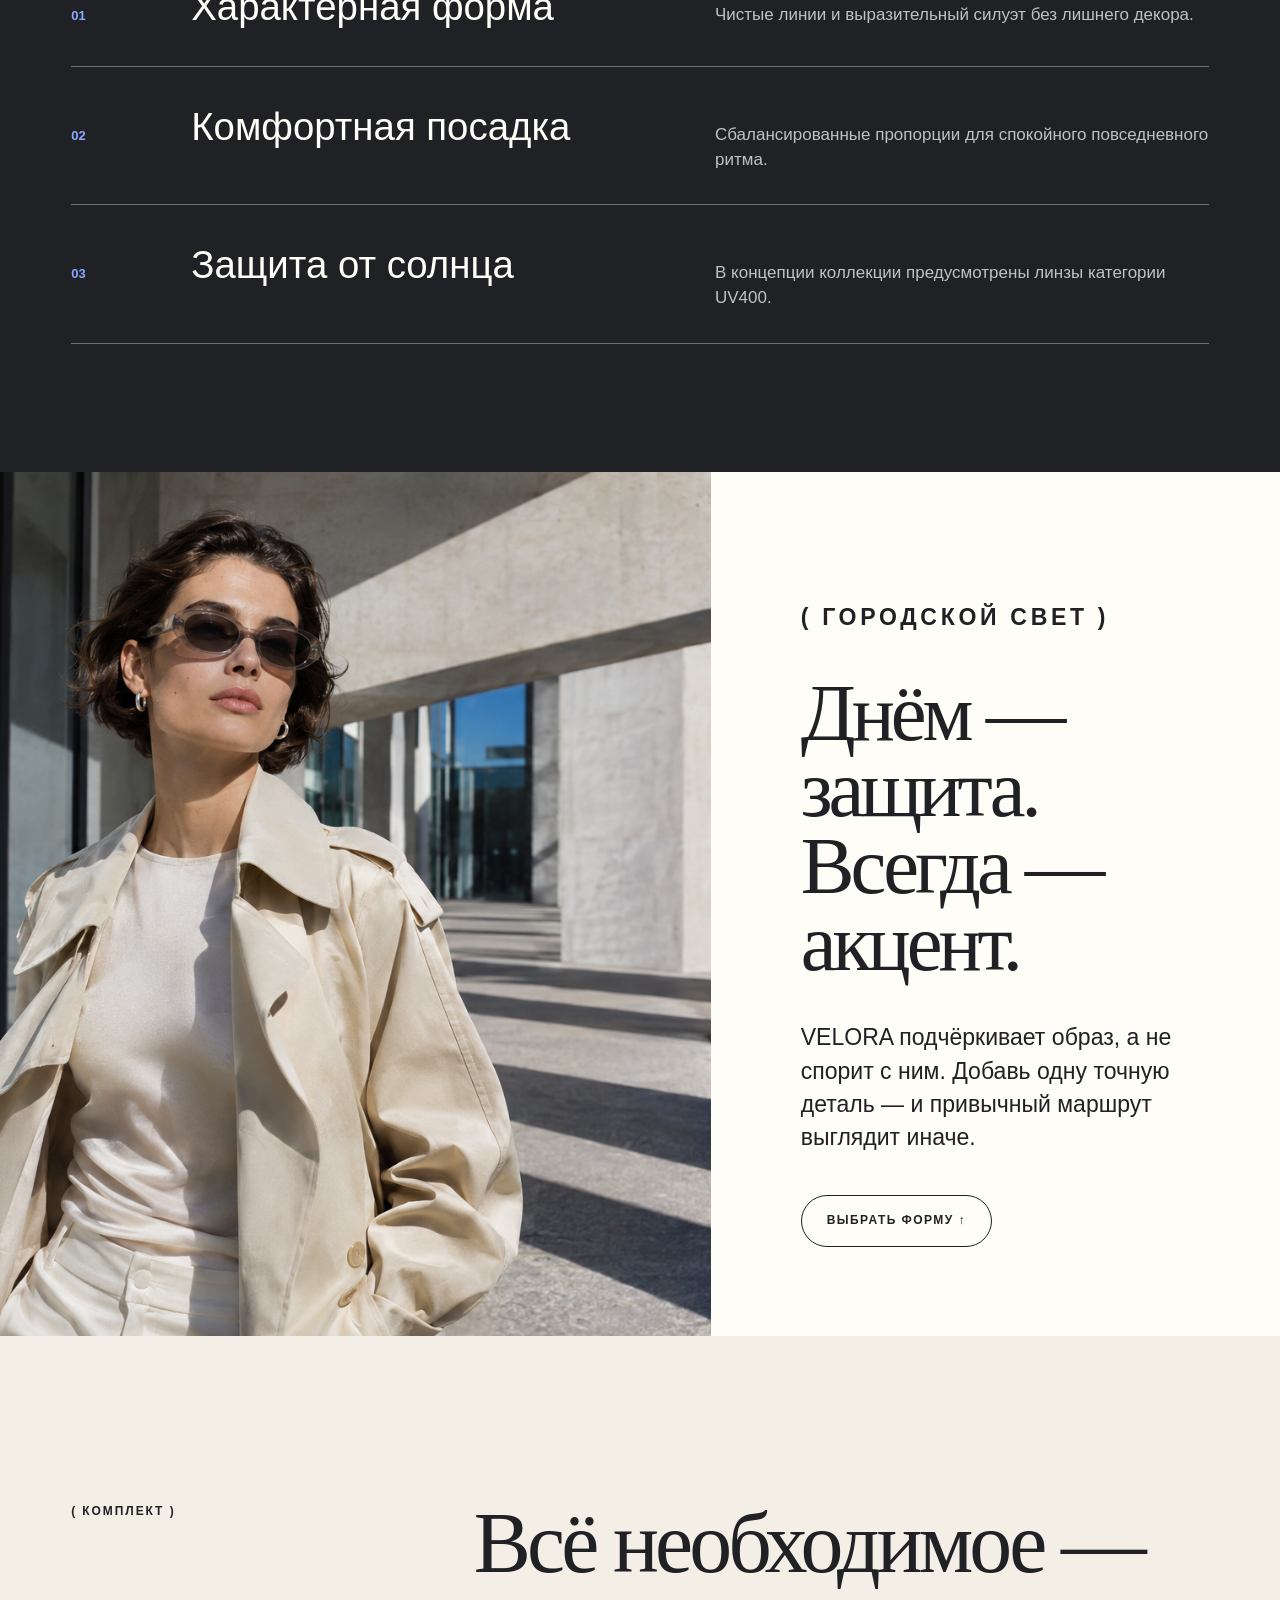
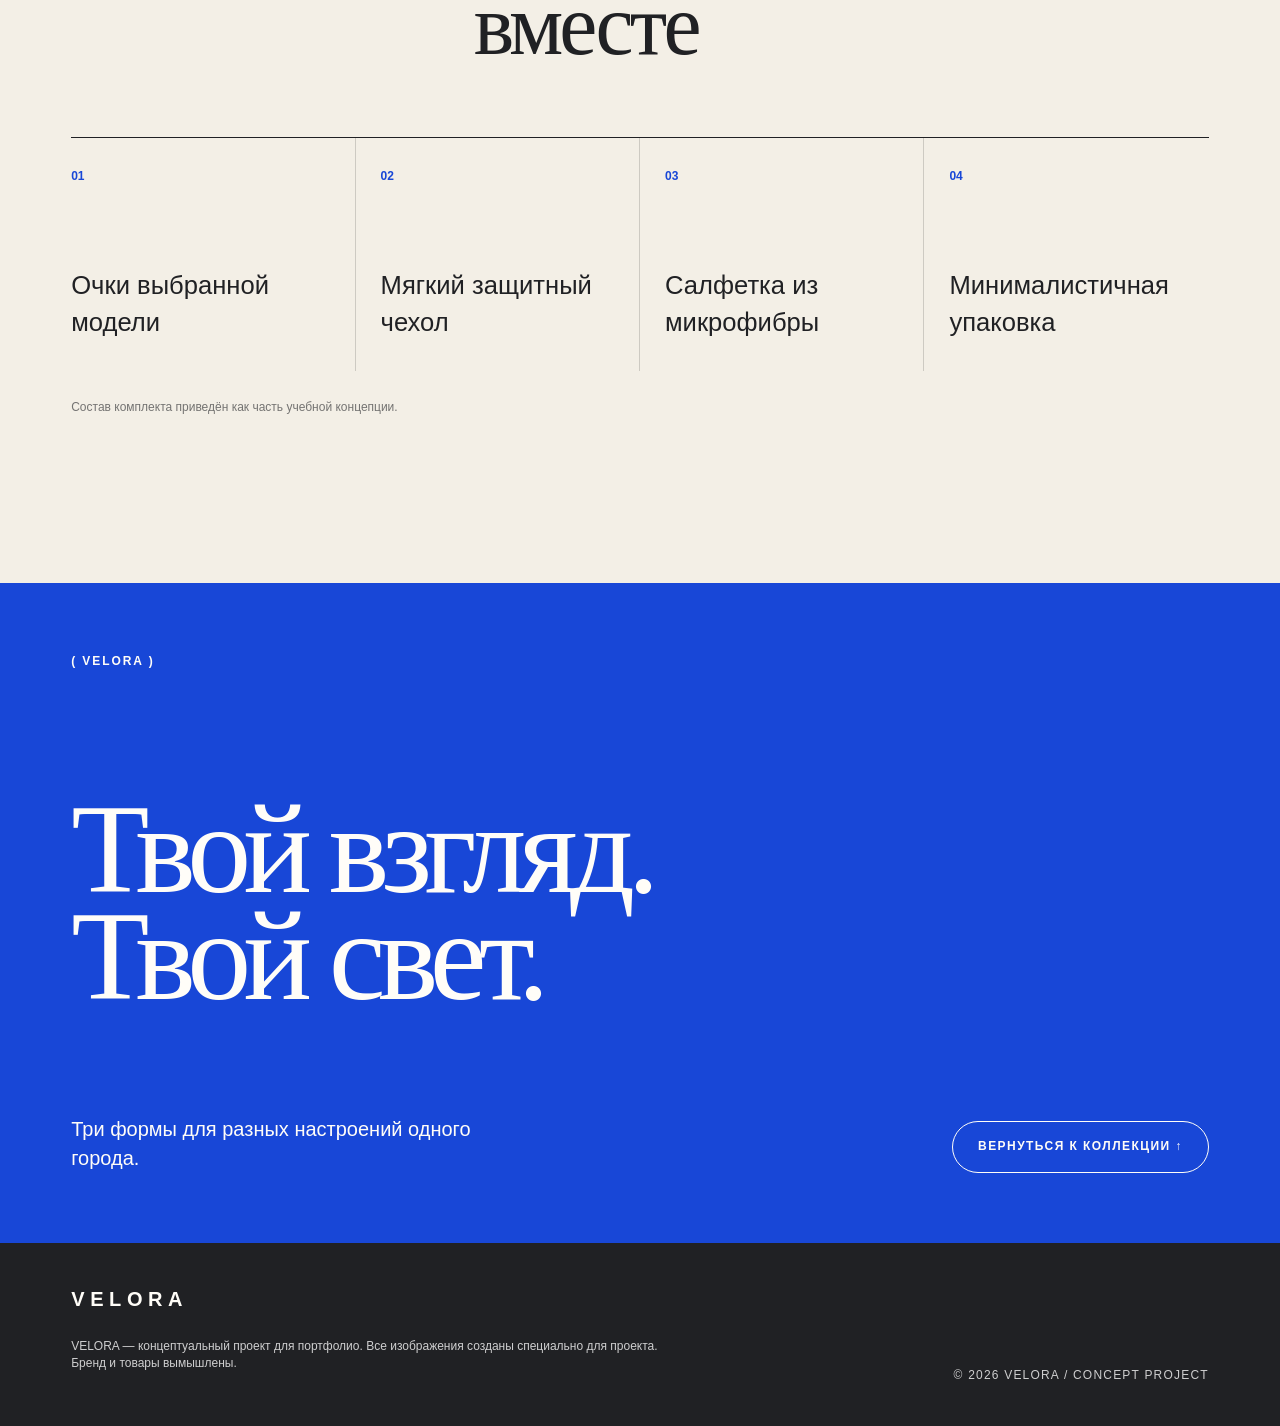
<file: demo/velora/index.html>
<!doctype html>
<html lang="ru">
<head>
  <meta charset="utf-8">
  <meta name="viewport" content="width=device-width, initial-scale=1">
  <meta name="description" content="VELORA — концептуальный бренд солнцезащитных очков. Портфолио-проект.">
  <title>VELORA — Смотри на свет по-своему</title>
  <style>
    :root {
      --paper: #f3efe6;
      --ink: #202124;
      --blue: #1847d7;
      --line: rgba(32, 33, 36, .18);
      --white: #fffdf8;
      --max: 1240px;
      --pad: clamp(20px, 4vw, 64px);
    }
    * { box-sizing: border-box; }
    html { scroll-behavior: smooth; }
    body {
      margin: 0;
      color: var(--ink);
      background: var(--paper);
      font-family: Arial, Helvetica, sans-serif;
      font-size: 16px;
      line-height: 1.45;
      text-rendering: optimizeLegibility;
    }
    img { display: block; width: 100%; }
    a { color: inherit; text-decoration: none; }
    button, a { -webkit-tap-highlight-color: transparent; }
    .serif { font-family: Georgia, "Times New Roman", serif; font-weight: 400; }
    .shell { width: min(100%, var(--max)); margin: 0 auto; padding-inline: var(--pad); }
    .eyebrow { margin: 0 0 22px; font-size: 12px; font-weight: 700; letter-spacing: .16em; text-transform: uppercase; }
    .display { margin: 0; font-size: clamp(48px, 8.2vw, 126px); line-height: .88; letter-spacing: -.052em; }
    .section-title { margin: 0; max-width: 980px; font-size: clamp(42px, 6.7vw, 96px); line-height: .96; letter-spacing: -.045em; }
    .reveal { opacity: 0; transform: translateY(28px); transition: opacity .8s ease, transform .8s ease; }
    .reveal.visible { opacity: 1; transform: none; }

    .nav {
      position: absolute;
      inset: 0 0 auto;
      z-index: 5;
      color: var(--white);
      border-bottom: 1px solid rgba(255,255,255,.35);
    }
    .nav-inner { min-height: 82px; display: flex; align-items: center; justify-content: space-between; gap: 30px; }
    .brand { font-size: 20px; font-weight: 800; letter-spacing: .28em; }
    .menu { display: flex; align-items: center; gap: 30px; font-size: 12px; font-weight: 700; letter-spacing: .12em; text-transform: uppercase; }
    .menu a { position: relative; }
    .menu a::after { content: ""; position: absolute; left: 0; right: 100%; bottom: -6px; height: 1px; background: currentColor; transition: right .25s ease; }
    .menu a:hover::after, .menu a:focus-visible::after { right: 0; }

    .hero { position: relative; min-height: 100svh; color: var(--white); overflow: hidden; background: #686868; }
    .hero::before { content: ""; position: absolute; inset: 0; background: linear-gradient(90deg, rgba(20,20,20,.78) 0%, rgba(20,20,20,.43) 40%, rgba(20,20,20,.04) 72%); z-index: 1; }
    .hero-image { position: absolute; inset: 0; height: 100%; object-fit: cover; object-position: center; }
    .hero-content { position: relative; z-index: 2; min-height: 100svh; display: flex; flex-direction: column; justify-content: flex-end; padding-top: 150px; padding-bottom: clamp(54px, 8vw, 110px); }
    .hero-copy { max-width: 830px; }
    .hero .display em { color: #d8e2ff; font-weight: 400; }
    .hero-bottom { margin-top: clamp(36px, 6vw, 70px); display: grid; grid-template-columns: 1fr auto; align-items: end; gap: 30px; }
    .hero-bottom p { max-width: 470px; margin: 0; font-size: clamp(17px, 1.7vw, 23px); }
    .cta { display: inline-flex; min-height: 52px; align-items: center; justify-content: center; padding: 0 25px; border: 1px solid currentColor; border-radius: 100px; font-size: 12px; font-weight: 800; letter-spacing: .12em; text-transform: uppercase; transition: background .25s ease, color .25s ease; }
    .cta:hover, .cta:focus-visible { background: var(--white); color: var(--ink); }

    .manifesto { padding-block: clamp(100px, 14vw, 200px); }
    .manifesto-grid { display: grid; grid-template-columns: 1fr 3fr; gap: clamp(30px, 8vw, 110px); align-items: start; }
    .manifesto-copy { max-width: 920px; }
    .manifesto-copy p { margin: 44px 0 0 auto; max-width: 620px; font-size: clamp(18px, 2vw, 27px); }
    .blue-rule { width: 72px; height: 8px; margin-top: 52px; background: var(--blue); }

    .collection { padding-bottom: clamp(100px, 14vw, 200px); }
    .collection-head { display: grid; grid-template-columns: 1fr 2.2fr; gap: 30px; align-items: end; margin-bottom: 60px; }
    .collection-photo { position: relative; overflow: hidden; background: #e7dfd2; }
    .collection-photo img { aspect-ratio: 16/9; object-fit: cover; transition: transform .8s ease; }
    .collection-photo:hover img { transform: scale(1.02); }
    .models { display: grid; grid-template-columns: repeat(3, 1fr); border-top: 1px solid var(--ink); margin-top: 35px; }
    .model { min-height: 225px; padding: 26px 28px 30px 0; border-right: 1px solid var(--line); }
    .model + .model { padding-left: 28px; }
    .model:last-child { border-right: 0; }
    .model-number { color: var(--blue); font-size: 12px; font-weight: 800; letter-spacing: .15em; }
    .model h3 { margin: 50px 0 8px; font-size: clamp(27px, 3vw, 43px); line-height: 1; }
    .model p { margin: 0; color: rgba(32,33,36,.7); }

    .principles { padding-block: clamp(80px, 10vw, 140px); color: var(--white); background: var(--ink); }
    .principles-head { display: flex; justify-content: space-between; gap: 40px; align-items: end; }
    .principles-head .section-title { max-width: 820px; }
    .principle-list { margin-top: 80px; border-top: 1px solid rgba(255,255,255,.35); }
    .principle { display: grid; grid-template-columns: 90px 1fr 1fr; gap: 30px; padding-block: 32px; border-bottom: 1px solid rgba(255,255,255,.35); align-items: baseline; }
    .principle span { color: #8ba6ff; font-size: 13px; font-weight: 800; }
    .principle h3 { margin: 0; font-size: clamp(27px, 3vw, 45px); font-weight: 400; }
    .principle p { max-width: 520px; margin: 0; color: rgba(255,255,255,.72); font-size: 17px; }

    .lookbook { display: grid; grid-template-columns: 1.25fr 1fr; min-height: 850px; background: var(--white); }
    .lookbook-image { position: relative; min-height: 700px; overflow: hidden; }
    .lookbook-image img { position: absolute; inset: 0; height: 100%; object-fit: cover; object-position: center; }
    .lookbook-copy { display: flex; flex-direction: column; justify-content: space-between; padding: clamp(50px, 7vw, 110px); }
    .lookbook-copy h2 { margin: 0; font-size: clamp(48px, 6.3vw, 91px); line-height: .95; letter-spacing: -.05em; }
    .lookbook-copy p { max-width: 520px; margin: 40px 0; font-size: clamp(17px, 1.8vw, 24px); }
    .lookbook-copy .cta { align-self: flex-start; color: var(--ink); }
    .lookbook-copy .cta:hover { background: var(--ink); color: var(--white); }

    .kit { padding-block: clamp(100px, 13vw, 180px); }
    .kit-head { display: grid; grid-template-columns: 1fr 2fr; gap: 35px; }
    .kit-list { margin-top: 70px; display: grid; grid-template-columns: repeat(4, 1fr); border-top: 1px solid var(--ink); }
    .kit-item { min-height: 210px; padding: 25px 25px 30px 0; border-right: 1px solid var(--line); }
    .kit-item + .kit-item { padding-left: 25px; }
    .kit-item:last-child { border-right: 0; }
    .kit-item span { font-size: 12px; font-weight: 800; color: var(--blue); }
    .kit-item h3 { margin: 80px 0 0; font-size: clamp(18px, 2vw, 27px); font-weight: 500; }
    .note { margin: 28px 0 0; font-size: 12px; color: rgba(32,33,36,.6); }

    .final { position: relative; overflow: hidden; color: var(--white); background: var(--blue); }
    .final-inner { min-height: 660px; display: flex; flex-direction: column; justify-content: space-between; padding-block: 70px; }
    .final h2 { max-width: 1000px; margin: 0; font-size: clamp(64px, 10vw, 150px); line-height: .84; letter-spacing: -.06em; }
    .final-bottom { display: flex; justify-content: space-between; gap: 30px; align-items: end; }
    .final-bottom p { max-width: 400px; margin: 0; font-size: 20px; }
    .footer { padding-block: 42px; color: rgba(255,255,255,.78); background: var(--ink); }
    .footer-inner { display: grid; grid-template-columns: 1fr auto; gap: 40px; align-items: end; }
    .footer .brand { color: var(--white); }
    .legal { max-width: 610px; margin-top: 24px; font-size: 12px; }
    .copyright { text-align: right; font-size: 12px; letter-spacing: .1em; }

    @media (max-width: 850px) {
      .menu a:not(.menu-cta) { display: none; }
      .nav-inner { min-height: 68px; }
      .hero::before { background: linear-gradient(0deg, rgba(20,20,20,.82) 0%, rgba(20,20,20,.35) 60%, rgba(20,20,20,.15)); }
      .hero-image { object-position: 62% center; }
      .hero-bottom, .manifesto-grid, .collection-head, .kit-head { grid-template-columns: 1fr; }
      .hero-bottom { align-items: start; }
      .hero-bottom .cta { justify-self: start; }
      .manifesto-copy p { margin-left: 0; }
      .models, .kit-list { grid-template-columns: 1fr; }
      .model, .model + .model, .kit-item, .kit-item + .kit-item { min-height: 0; padding: 25px 0 30px; border-right: 0; border-bottom: 1px solid var(--line); }
      .model:last-child, .kit-item:last-child { border-bottom: 0; }
      .model h3, .kit-item h3 { margin-top: 34px; }
      .principle { grid-template-columns: 55px 1fr; }
      .principle p { grid-column: 2; }
      .lookbook { grid-template-columns: 1fr; }
      .lookbook-image { min-height: 72svh; }
      .lookbook-copy { min-height: 620px; }
      .footer-inner { grid-template-columns: 1fr; }
      .copyright { text-align: left; }
    }
    @media (prefers-reduced-motion: reduce) {
      html { scroll-behavior: auto; }
      .reveal { opacity: 1; transform: none; transition: none; }
      .collection-photo img { transition: none; }
    }
  </style>
</head>
<body>
  <header class="nav" aria-label="Главная навигация">
    <div class="shell nav-inner">
      <a class="brand" href="#top" aria-label="VELORA — наверх">VELORA</a>
      <nav class="menu">
        <a href="#collection">Коллекция</a>
        <a href="#about">О бренде</a>
        <a href="#details">Детали</a>
        <a class="menu-cta" href="#collection">Смотреть модели ↘</a>
      </nav>
    </div>
  </header>

  <main id="top">
    <section class="hero" aria-labelledby="hero-title">
      <img class="hero-image" src="assets/velora-hero.png" alt="Девушка в чёрных солнцезащитных очках на фоне светлой городской архитектуры">
      <div class="shell hero-content">
        <div class="hero-copy reveal">
          <p class="eyebrow">Солнцезащитные очки / 2026</p>
          <h1 id="hero-title" class="display serif">Смотри на свет <em>по-своему</em></h1>
          <div class="hero-bottom">
            <p>Очки, которые добавляют характер образу и остаются удобными каждый день.</p>
            <a class="cta" href="#collection">Смотреть коллекцию ↓</a>
          </div>
        </div>
      </div>
    </section>

    <section id="about" class="manifesto">
      <div class="shell manifesto-grid">
        <p class="eyebrow reveal">( VELORA — это )</p>
        <div class="manifesto-copy reveal">
          <h2 class="section-title serif">Форма, свет и характер — в одной детали</h2>
          <p>Мы придумали VELORA как очки для ритма города: выразительные, лёгкие и достаточно универсальные, чтобы не ждать особого повода.</p>
          <div class="blue-rule" aria-hidden="true"></div>
        </div>
      </div>
    </section>

    <section id="collection" class="collection">
      <div class="shell">
        <div class="collection-head reveal">
          <p class="eyebrow">( Три формы )</p>
          <h2 class="section-title serif">Выбери свой силуэт</h2>
        </div>
        <figure class="collection-photo reveal">
          <img src="assets/velora-collection.png" alt="Три модели очков VELORA на светлых подиумах">
        </figure>
        <div class="models">
          <article class="model reveal">
            <span class="model-number">01 / BLACK</span>
            <h3 class="serif">VELA 01</h3>
            <p>Графичная оправа из чёрного ацетата.</p>
          </article>
          <article class="model reveal">
            <span class="model-number">02 / SMOKE</span>
            <h3 class="serif">ORBITA 02</h3>
            <p>Мягкий овальный силуэт в дымчато-сером цвете.</p>
          </article>
          <article class="model reveal">
            <span class="model-number">03 / SILVER</span>
            <h3 class="serif">LINEA 03</h3>
            <p>Тонкая металлическая форма с серыми линзами.</p>
          </article>
        </div>
      </div>
    </section>

    <section id="details" class="principles">
      <div class="shell">
        <div class="principles-head reveal">
          <div>
            <p class="eyebrow">( В деталях )</p>
            <h2 class="section-title serif">Созданы для города</h2>
          </div>
        </div>
        <div class="principle-list">
          <article class="principle reveal">
            <span>01</span><h3>Характерная форма</h3><p>Чистые линии и выразительный силуэт без лишнего декора.</p>
          </article>
          <article class="principle reveal">
            <span>02</span><h3>Комфортная посадка</h3><p>Сбалансированные пропорции для спокойного повседневного ритма.</p>
          </article>
          <article class="principle reveal">
            <span>03</span><h3>Защита от солнца</h3><p>В концепции коллекции предусмотрены линзы категории UV400.</p>
          </article>
        </div>
      </div>
    </section>

    <section class="lookbook" aria-labelledby="lookbook-title">
      <div class="lookbook-image">
        <img src="assets/velora-lookbook.png" alt="Девушка в овальных дымчатых очках в современной городской архитектуре">
      </div>
      <div class="lookbook-copy reveal">
        <div>
          <p class="eyebrow">( Городской свет )</p>
          <h2 id="lookbook-title" class="serif">Днём — защита.<br>Всегда — акцент.</h2>
        </div>
        <div>
          <p>VELORA подчёркивает образ, а не спорит с ним. Добавь одну точную деталь — и привычный маршрут выглядит иначе.</p>
          <a class="cta" href="#collection">Выбрать форму ↑</a>
        </div>
      </div>
    </section>

    <section class="kit">
      <div class="shell">
        <div class="kit-head reveal">
          <p class="eyebrow">( Комплект )</p>
          <h2 class="section-title serif">Всё необходимое — вместе</h2>
        </div>
        <div class="kit-list">
          <article class="kit-item reveal"><span>01</span><h3>Очки выбранной модели</h3></article>
          <article class="kit-item reveal"><span>02</span><h3>Мягкий защитный чехол</h3></article>
          <article class="kit-item reveal"><span>03</span><h3>Салфетка из микрофибры</h3></article>
          <article class="kit-item reveal"><span>04</span><h3>Минималистичная упаковка</h3></article>
        </div>
        <p class="note">Состав комплекта приведён как часть учебной концепции.</p>
      </div>
    </section>

    <section class="final">
      <div class="shell final-inner reveal">
        <p class="eyebrow">( VELORA )</p>
        <h2 class="serif">Твой взгляд.<br>Твой свет.</h2>
        <div class="final-bottom">
          <p>Три формы для разных настроений одного города.</p>
          <a class="cta" href="#collection">Вернуться к коллекции ↑</a>
        </div>
      </div>
    </section>
  </main>

  <footer class="footer">
    <div class="shell footer-inner">
      <div>
        <div class="brand">VELORA</div>
        <p class="legal">VELORA — концептуальный проект для портфолио. Все изображения созданы специально для проекта. Бренд и товары вымышлены.</p>
      </div>
      <div class="copyright">© 2026 VELORA / CONCEPT PROJECT</div>
    </div>
  </footer>

  <script>
    const items = document.querySelectorAll('.reveal');
    if ('IntersectionObserver' in window && !window.matchMedia('(prefers-reduced-motion: reduce)').matches) {
      const observer = new IntersectionObserver((entries) => {
        entries.forEach((entry) => {
          if (entry.isIntersecting) {
            entry.target.classList.add('visible');
            observer.unobserve(entry.target);
          }
        });
      }, { threshold: 0.12 });
      items.forEach((item) => observer.observe(item));
    } else {
      items.forEach((item) => item.classList.add('visible'));
    }
  </script>
</body>
</html>
</file>
<file: _next/static/chunks/42hbuifbkshag.css>
@font-face{font-family:display;src:url(../media/Oswald-s.p.36vnzydago666.ttf)format("truetype");font-display:swap;font-weight:200 700}@font-face{font-family:display Fallback;src:local(Arial);ascent-override:146.78%;descent-override:35.56%;line-gap-override:0.0%;size-adjust:81.28%}.rDlCRW_className{font-family:display,display Fallback,Arial Narrow,Arial}.rDlCRW_variable{--font-display:"display", "display Fallback", Arial Narrow, Arial}
@layer properties{@supports (((-webkit-hyphens:none)) and (not (margin-trim:block))) or ((-moz-orient:inline) and (not (color:rgb(from red r g b)))){*,:before,:after,::backdrop{--tw-rotate-x:initial;--tw-rotate-y:initial;--tw-rotate-z:initial;--tw-skew-x:initial;--tw-skew-y:initial;--tw-border-style:solid;--tw-ordinal:initial;--tw-slashed-zero:initial;--tw-numeric-figure:initial;--tw-numeric-spacing:initial;--tw-numeric-fraction:initial;--tw-shadow:0 0 #0000;--tw-shadow-color:initial;--tw-shadow-alpha:100%;--tw-inset-shadow:0 0 #0000;--tw-inset-shadow-color:initial;--tw-inset-shadow-alpha:100%;--tw-ring-color:initial;--tw-ring-shadow:0 0 #0000;--tw-inset-ring-color:initial;--tw-inset-ring-shadow:0 0 #0000;--tw-ring-inset:initial;--tw-ring-offset-width:0px;--tw-ring-offset-color:#fff;--tw-ring-offset-shadow:0 0 #0000;--tw-outline-style:solid;--tw-blur:initial;--tw-brightness:initial;--tw-contrast:initial;--tw-grayscale:initial;--tw-hue-rotate:initial;--tw-invert:initial;--tw-opacity:initial;--tw-saturate:initial;--tw-sepia:initial;--tw-drop-shadow:initial;--tw-drop-shadow-color:initial;--tw-drop-shadow-alpha:100%;--tw-drop-shadow-size:initial}}}@layer theme{:root,:host{--font-sans:-apple-system, BlinkMacSystemFont, "Segoe UI", Roboto, "Helvetica Neue", "Noto Sans", Arial, sans-serif, "Apple Color Emoji", "Segoe UI Emoji", "Segoe UI Symbol", "Noto Color Emoji";--font-mono:ui-monospace, SFMono-Regular, Menlo, Monaco, Consolas, "Liberation Mono", "Courier New", monospace;--default-transition-duration:.15s;--default-transition-timing-function:cubic-bezier(.4, 0, .2, 1);--default-font-family:var(--font-sans);--default-mono-font-family:var(--font-mono)}}@layer base{*,:after,:before,::backdrop{box-sizing:border-box;border:0 solid;margin:0;padding:0}::file-selector-button{box-sizing:border-box;border:0 solid;margin:0;padding:0}html,:host{-webkit-text-size-adjust:100%;tab-size:4;line-height:1.5;font-family:var(--default-font-family,-apple-system, BlinkMacSystemFont, "Segoe UI", Roboto, "Helvetica Neue", "Noto Sans", Arial, sans-serif, "Apple Color Emoji", "Segoe UI Emoji", "Segoe UI Symbol", "Noto Color Emoji");font-feature-settings:var(--default-font-feature-settings,normal);font-variation-settings:var(--default-font-variation-settings,normal);-webkit-tap-highlight-color:transparent}hr{height:0;color:inherit;border-top-width:1px}abbr:where([title]){-webkit-text-decoration:underline dotted;text-decoration:underline dotted}h1,h2,h3,h4,h5,h6{font-size:inherit;font-weight:inherit}a{color:inherit;-webkit-text-decoration:inherit;-webkit-text-decoration:inherit;-webkit-text-decoration:inherit;-webkit-text-decoration:inherit;text-decoration:inherit}b,strong{font-weight:bolder}code,kbd,samp,pre{font-family:var(--default-mono-font-family,ui-monospace, SFMono-Regular, Menlo, Monaco, Consolas, "Liberation Mono", "Courier New", monospace);font-feature-settings:var(--default-mono-font-feature-settings,normal);font-variation-settings:var(--default-mono-font-variation-settings,normal);font-size:1em}small{font-size:80%}sub,sup{vertical-align:baseline;font-size:75%;line-height:0;position:relative}sub{bottom:-.25em}sup{top:-.5em}table{text-indent:0;border-color:inherit;border-collapse:collapse}:-moz-focusring:where(:not(iframe)){outline:auto}progress{vertical-align:baseline}summary{display:list-item}ol,ul,menu{list-style:none}img,svg,video,canvas,audio,iframe,embed,object{vertical-align:middle;display:block}img,video{max-width:100%;height:auto}button,input,select,optgroup,textarea{font:inherit;font-feature-settings:inherit;font-variation-settings:inherit;letter-spacing:inherit;color:inherit;opacity:1;background-color:#0000;border-radius:0}::file-selector-button{font:inherit;font-feature-settings:inherit;font-variation-settings:inherit;letter-spacing:inherit;color:inherit;opacity:1;background-color:#0000;border-radius:0}:where(select:is([multiple],[size])) optgroup{font-weight:bolder}:where(select:is([multiple],[size])) optgroup option{padding-inline-start:20px}::file-selector-button{margin-inline-end:4px}::placeholder{opacity:1}@supports (not ((-webkit-appearance:-apple-pay-button))) or (contain-intrinsic-size:1px){::placeholder{color:currentColor}@supports (color:color-mix(in lab, red, red)){::placeholder{color:color-mix(in oklab, currentcolor 50%, transparent)}}}textarea{resize:vertical}::-webkit-search-decoration{-webkit-appearance:none}::-webkit-date-and-time-value{min-height:1lh;text-align:inherit}::-webkit-datetime-edit{display:inline-flex}::-webkit-datetime-edit-fields-wrapper{padding:0}::-webkit-datetime-edit{padding-block:0}::-webkit-datetime-edit-year-field{padding-block:0}::-webkit-datetime-edit-month-field{padding-block:0}::-webkit-datetime-edit-day-field{padding-block:0}::-webkit-datetime-edit-hour-field{padding-block:0}::-webkit-datetime-edit-minute-field{padding-block:0}::-webkit-datetime-edit-second-field{padding-block:0}::-webkit-datetime-edit-millisecond-field{padding-block:0}::-webkit-datetime-edit-meridiem-field{padding-block:0}::-webkit-calendar-picker-indicator{line-height:1}:-moz-ui-invalid{box-shadow:none}button,input:where([type=button],[type=reset],[type=submit]){appearance:button}::file-selector-button{appearance:button}::-webkit-inner-spin-button{height:auto}::-webkit-outer-spin-button{height:auto}[hidden]:where(:not([hidden=until-found])){display:none!important}}@layer components;@layer utilities{.invisible{visibility:hidden}.visible{visibility:visible}.sr-only{clip-path:inset(50%);white-space:nowrap;border-width:0;width:1px;height:1px;margin:-1px;padding:0;position:absolute;overflow:hidden}.fixed{position:fixed}.relative{position:relative}.static{position:static}.sticky{position:sticky}.container{width:100%}@media (min-width:40rem){.container{max-width:40rem}}@media (min-width:48rem){.container{max-width:48rem}}@media (min-width:64rem){.container{max-width:64rem}}@media (min-width:80rem){.container{max-width:80rem}}@media (min-width:96rem){.container{max-width:96rem}}.block{display:block}.contents{display:contents}.hidden{display:none}.inline{display:inline}.table{display:table}.min-h-dvh{min-height:100dvh}.min-w-0{min-width:0}.transform{transform:var(--tw-rotate-x, ) var(--tw-rotate-y, ) var(--tw-rotate-z, ) var(--tw-skew-x, ) var(--tw-skew-y, )}.cursor-pointer{cursor:pointer}.resize{resize:both}.truncate{text-overflow:ellipsis;white-space:nowrap;overflow:hidden}.overflow-x-hidden{overflow-x:hidden}.rounded{border-radius:.25rem}.border{border-style:var(--tw-border-style);border-width:1px}.text-pretty{text-wrap:pretty}.text-wrap{text-wrap:wrap}.break-words{overflow-wrap:break-word}.break-all{word-break:break-all}.tabular-nums{--tw-numeric-spacing:tabular-nums;font-variant-numeric:var(--tw-ordinal, ) var(--tw-slashed-zero, ) var(--tw-numeric-figure, ) var(--tw-numeric-spacing, ) var(--tw-numeric-fraction, )}.shadow{--tw-shadow:0 1px 3px 0 var(--tw-shadow-color,#0000001a), 0 1px 2px -1px var(--tw-shadow-color,#0000001a);box-shadow:var(--tw-inset-shadow), var(--tw-inset-ring-shadow), var(--tw-ring-offset-shadow), var(--tw-ring-shadow), var(--tw-shadow)}.ring{--tw-ring-shadow:var(--tw-ring-inset, ) 0 0 0 calc(1px + var(--tw-ring-offset-width)) var(--tw-ring-color,currentcolor);box-shadow:var(--tw-inset-shadow), var(--tw-inset-ring-shadow), var(--tw-ring-offset-shadow), var(--tw-ring-shadow), var(--tw-shadow)}.outline{outline-style:var(--tw-outline-style);outline-width:1px}.blur{--tw-blur:blur(8px);filter:var(--tw-blur, ) var(--tw-brightness, ) var(--tw-contrast, ) var(--tw-grayscale, ) var(--tw-hue-rotate, ) var(--tw-invert, ) var(--tw-saturate, ) var(--tw-sepia, ) var(--tw-drop-shadow, )}.filter{filter:var(--tw-blur, ) var(--tw-brightness, ) var(--tw-contrast, ) var(--tw-grayscale, ) var(--tw-hue-rotate, ) var(--tw-invert, ) var(--tw-saturate, ) var(--tw-sepia, ) var(--tw-drop-shadow, )}.transition{transition-property:color,background-color,border-color,outline-color,text-decoration-color,fill,stroke,--tw-gradient-from,--tw-gradient-via,--tw-gradient-to,opacity,box-shadow,transform,translate,scale,rotate,filter,-webkit-backdrop-filter,backdrop-filter,display,content-visibility,overlay,pointer-events;transition-timing-function:var(--tw-ease,var(--default-transition-timing-function));transition-duration:var(--tw-duration,var(--default-transition-duration))}.outline-none{--tw-outline-style:none;outline-style:none}}:root{--header-offset:calc(var(--header-height) + env(safe-area-inset-top,0px));--background:#111516;--text:#f2efe6;--muted:#a6aeab;--accent:#a5c9c0;--line:#4c5552;--card:#1b2221;--header-height:80px;--lightningcss-light: ;--lightningcss-dark:initial;color-scheme:dark}*{box-sizing:border-box}html{scroll-behavior:smooth;scroll-padding-top:var(--header-offset);background:var(--background)}body{padding-inline:env(safe-area-inset-left,0px) env(safe-area-inset-right,0px);padding-bottom:env(safe-area-inset-bottom,0px);background:var(--background);color:var(--text);margin:0;font:18px/1.55 Arial,Helvetica,sans-serif}button,a{-webkit-tap-highlight-color:transparent;touch-action:manipulation}a{color:inherit;text-decoration:none}button{font:inherit;color:inherit;cursor:pointer}button,h1,h2,h3,p{margin:0}button{border:0;border-radius:0}a:focus-visible,button:focus-visible{outline:2px solid var(--accent);outline-offset:6px}a:hover{color:var(--accent)}[tabindex="-1"]:focus{outline:none}.container{width:min(100% - 112px,1424px);margin-inline:auto}.arrow{vertical-align:middle;flex-shrink:0;width:22px;height:22px;display:inline-block}.muted{color:var(--muted)}.eyebrow{letter-spacing:.1em;text-transform:uppercase;font-size:12px;line-height:1.5}.sr-only{clip-path:inset(50%);white-space:nowrap;border:0;width:1px;height:1px;margin:-1px;padding:0;position:absolute;overflow:hidden}.skip-link{z-index:100;background:var(--accent);color:var(--background);padding:12px 20px;position:fixed;top:-100px;left:20px}.skip-link:focus{color:var(--background);top:12px}.site-header{z-index:20;background:var(--background);padding-top:env(safe-area-inset-top);position:sticky;top:0}.header-inner{min-height:var(--header-height);align-items:center;gap:40px;display:flex}.brand{white-space:nowrap;font-size:28px;font-weight:700;line-height:1.2}.header-line{background:var(--line);opacity:.6;flex:1;height:1px}.desktop-navigation{align-items:center;gap:40px;font-size:24px;display:flex}.desktop-navigation a{border-bottom:1px solid #0000;align-items:center;gap:3px;min-height:44px;display:inline-flex}.desktop-navigation a[aria-current]{color:var(--accent);border-bottom-color:var(--accent)}.menu-button{background:0 0;min-width:64px;min-height:44px;padding:10px 0 10px 16px;display:none}.page-section{--section-gap:clamp(16px, 2.6svh, 32px);background:var(--background);min-height:calc(100svh - var(--header-offset));flex-direction:column;padding-block:clamp(20px,3svh,40px) clamp(20px,3.5svh,40px);display:flex}.hero-name{font-family:var(--font-display), "Arial Narrow", sans-serif;letter-spacing:-.035em;white-space:nowrap;margin:0 0 10px;font-size:clamp(84px,min(13.55vw,22svh),208px);font-weight:500;line-height:1.08}.hero-strip{border-block:1px solid var(--line);justify-content:space-between;align-items:center;gap:20px;min-height:52px;font-size:clamp(16px,1.8vw,24px);display:flex}.home-section{padding-top:12px}.services span+span:before{content:" · "}.services,.text-cta{font-weight:700}.text-cta{white-space:nowrap;align-items:center;gap:8px;min-height:44px;display:inline-flex}.gallery{margin-block:var(--section-gap)}.gallery-stage{background:var(--accent);height:clamp(240px,min(30.6vw,100svh - 537px),470px);color:var(--background);touch-action:pan-y pinch-zoom;position:relative;overflow:hidden}.gallery-label{z-index:5;font-weight:700;position:absolute;top:22px;left:28px}.gallery-stack{perspective:1400px;position:absolute;inset:48px 0 58px}.gallery-card{transform-origin:50%;background:0 0;width:48%;height:94%;padding:0;transition:transform .52s,opacity .52s;position:absolute;top:4%;left:26%}.gallery-card img{object-fit:contain;width:100%;height:100%}.gallery-hit-area{background:0 0;padding:0;display:block;position:absolute;inset:0}.gallery-hit-area:focus-visible{outline-color:var(--background);outline-offset:0}.gallery-card[data-slot=active]{z-index:3;transform:translate(0)rotate(3deg)}.gallery-card[data-slot=left]{z-index:1;transform:translate(-51%)scale(.76)rotate(-6deg)rotateY(5deg)}.gallery-card[data-slot=right]{z-index:2;transform:translate(51%)scale(.76)rotate(6deg)rotateY(-5deg)}.gallery-controls{bottom:12px;justify-content:space-between;align-items:center;display:flex;position:absolute;inset-inline:28px}.gallery-count{font-variant-numeric:tabular-nums;font-size:16px}.gallery-arrows{gap:8px;display:flex}.gallery-arrows button{background:0 0;min-width:44px;min-height:44px;padding:8px}.gallery-arrows .arrow{width:30px;height:30px}.gallery-arrows button:hover{background:#11151617}.gallery-arrows button:focus-visible{outline-color:var(--background);outline-offset:0}.gallery-caption{align-items:baseline;gap:40px;padding-top:16px;display:flex}.gallery-caption h2{font-size:24px;font-weight:700}.gallery-caption p{color:var(--muted);font-size:16px}.gallery-empty{background:var(--card);margin-top:24px;padding:64px 24px}.section-footer{border-top:1px solid var(--line);justify-content:space-between;align-items:center;gap:20px;margin-top:auto;padding-top:8px;font-size:14px;display:flex}.section-footer p{color:var(--muted);font-size:12px}.section-footer a{align-items:center;gap:4px;min-height:44px;display:inline-flex}.section-footer .arrow{width:16px;height:16px}.section-heading{border-bottom:1px solid var(--line);justify-content:space-between;align-items:end;gap:24px;padding-bottom:14px;display:flex}.section-heading .eyebrow{color:var(--muted);margin-bottom:8px}.section-heading h2{font-family:var(--font-display), sans-serif;text-transform:uppercase;font-size:clamp(44px,7svh,64px);font-weight:500;line-height:1.15}.section-detail{padding-bottom:4px;font-size:14px}.section-content{margin-block:var(--section-gap)}.about-layout{grid-template-columns:500fr 860fr;align-items:start;gap:64px;display:grid}.portrait-frame{background:var(--accent);aspect-ratio:5/6;padding:16px}.portrait{object-fit:cover;object-position:50% 15%;width:100%;height:100%}.about-copy h3{font-size:40px;font-weight:700;line-height:1.3}.accent-line{background:var(--accent);width:88px;height:2px;margin-block:12px 22px}.about-copy>p{max-width:760px;font-size:clamp(20px,2.8svh,25px);line-height:1.55}.about-copy>p+p{margin-top:clamp(14px,2.6svh,28px)}.projects-grid,.reviews-grid{grid-template-columns:repeat(3,minmax(0,1fr));gap:28px;display:grid}.project-card{align-content:start;gap:10px;min-width:0;display:grid}.project-cover{aspect-ratio:1;background:var(--card);position:relative;overflow:hidden}.project-cover[data-project=telegram-demo]{background:#0e1621;padding:12px}.project-cover picture{height:100%;display:block}.project-cover picture img{object-fit:contain;width:100%;height:100%}.project-cover-avatar{pointer-events:none;border:3px solid #0e1621;border-radius:50%;width:clamp(48px,20%,76px);height:auto;position:absolute;top:18px;right:6%;box-shadow:0 0 0 1px #d4b88180}.project-card h3{overflow-wrap:anywhere;font-size:clamp(22px,3.2svh,28px);font-weight:700;line-height:1.25}.project-status{color:var(--accent)}.project-summary{max-width:36ch;font-size:18px}.project-technologies{margin-top:12px;font-size:14px}.project-demo{text-underline-offset:6px;justify-self:start;align-items:center;gap:6px;min-height:44px;text-decoration:underline;display:inline-flex}.image-placeholder{text-align:center;justify-content:center;align-items:center;height:100%;padding:24px;display:flex}.review-card{background:var(--card);align-content:start;gap:12px;padding:24px;display:grid}.review-accent{background:var(--accent);color:var(--background)}.quote-mark{font-size:clamp(46px,8svh,72px);font-weight:700;line-height:1;display:block}.review-card h3{overflow-wrap:anywhere;font-size:clamp(20px,3svh,28px);font-weight:700;line-height:1.3}.review-text{opacity:.8;font-size:clamp(16px,2.3svh,20px)}.review-card:not(.review-accent) .review-text{color:var(--muted);opacity:1}.contacts-layout{flex:1;grid-template-columns:.9fr 1fr;align-items:center;gap:80px;display:grid}.contact-intro h3{font-family:var(--font-display), sans-serif;text-transform:uppercase;max-width:12ch;font-size:60px;font-weight:500;line-height:1.2}.contact-intro>p{max-width:30ch;margin-top:24px;font-size:24px}.contact-panel{background:var(--accent);color:var(--background);flex-direction:column;justify-content:center;min-height:clamp(216px,32svh,320px);padding:clamp(20px,3vw,40px);font-style:normal;display:flex}.contact-link{border-bottom:1px solid #1115164d;justify-content:space-between;align-items:center;gap:16px;min-width:0;padding-block:18px;display:flex}.contact-link>span:first-child{white-space:nowrap;font-size:clamp(18px,1.8vw,26px);font-weight:700}.contact-link>span:last-child{overflow-wrap:anywhere;min-width:0;font-size:clamp(16px,1.6vw,24px)}.contact-link:hover{color:var(--background);text-underline-offset:6px;text-decoration:underline}.contact-link:focus-visible{outline-color:var(--background)}.mobile-menu{padding-inline:env(safe-area-inset-left,0px) env(safe-area-inset-right,0px);overscroll-behavior:contain;background:var(--background);width:100%;max-width:none;height:100dvh;max-height:none;color:var(--text);border:none;margin:0;padding-block:0;position:fixed;inset:0;overflow-y:auto}.mobile-menu::backdrop{background:var(--background)}.menu-inner{padding-bottom:max(32px, env(safe-area-inset-bottom))}.menu-top{min-height:var(--header-height);border-bottom:1px solid var(--line);padding-top:env(safe-area-inset-top);justify-content:space-between;align-items:center;display:flex}.menu-close{background:0 0;min-height:44px;padding:8px 0 8px 12px;font-size:14px}.mobile-menu h2{color:var(--muted);margin-top:36px;margin-bottom:36px}.mobile-menu nav{border-bottom:1px solid var(--line);flex-direction:column;padding-bottom:32px;display:flex}.mobile-menu nav a{font-family:var(--font-display), sans-serif;text-transform:uppercase;justify-content:space-between;align-items:center;min-height:84px;font-size:40px;line-height:1.4;display:flex}.mobile-menu nav a[aria-current]{color:var(--accent)}.menu-cta{color:var(--accent);align-items:center;gap:8px;min-height:44px;margin-top:32px;font-size:22px;font-weight:700;display:flex}.menu-inner>.muted{margin-top:8px;font-size:14px}.fallback-navigation{flex-wrap:wrap;gap:20px;padding-block:12px;display:flex}@media (max-width:1199px){.brand{font-size:24px}.header-inner{gap:24px}.desktop-navigation{gap:24px;font-size:16px}.about-layout{gap:40px}.about-copy h3{font-size:32px}.about-copy>p{font-size:20px}.hero-strip{font-size:16px}.contacts-layout{gap:40px}.contact-panel{padding:24px}.contact-link{flex-direction:column;align-items:start;gap:8px}.review-card{padding:24px}.review-card h3{font-size:24px}}@media (min-width:768px) and (max-width:1023px){.container{width:calc(100% - 64px)}.projects-grid,.reviews-grid{grid-template-columns:repeat(2,minmax(0,1fr))}.about-layout{grid-template-columns:1fr 1.2fr;gap:28px}.contacts-layout{gap:32px}.contact-intro h3{font-size:46px}.contact-intro>p{font-size:20px}.hero-strip{flex-wrap:wrap;padding-block:8px}.positioning{display:none}}@media (max-width:1023px){.desktop-navigation,.header-line{display:none}.header-inner{border-bottom:1px solid var(--line);justify-content:space-between}.menu-button{display:block}}@media (max-width:767px){:root{--header-height:64px}body{font-size:16px}.container{width:calc(100% - 40px)}.brand{font-size:22px}.page-section{--section-gap:20px;padding-block:24px 20px}.home-section{padding-top:26px}.hero-name{white-space:normal;letter-spacing:-.025em;margin:-4px 0 16px;font-size:clamp(80px,26.7vw,112px);line-height:1.03}.hero-name span{display:block}.hero-strip{border:0;flex-direction:column;align-items:start;gap:8px;font-size:18px}.services{font-weight:400}.services span:last-child{display:block}.services span:last-child:before{content:none}.positioning{display:none}.text-cta{border-bottom:1px solid var(--text);min-height:44px}.gallery-stage{height:clamp(220px,100svh - 610px,270px)}.gallery-label{letter-spacing:.03em;font-size:10px;top:16px;left:16px}.gallery-stack{inset:48px 0 52px}.gallery-card{width:80%;height:100%;transition-duration:.3s;top:0;left:10%}.gallery-card[data-slot=active]{transform:rotate(3deg)}.gallery-card[data-slot=left]{transform:translate(-10%)scale(.93)rotate(-3deg)}.gallery-card[data-slot=right]{transform:translate(10%)scale(.93)rotate(3deg)}.gallery-controls{inset-inline:16px;bottom:4px}.gallery-count{font-size:14px}.gallery-caption{flex-direction:column;gap:8px;padding-top:18px}.gallery-caption h2{font-size:24px}.gallery-caption p{font-size:14px}.section-footer p{font-size:11px}.section-footer{gap:12px}.section-heading{border-bottom:0;flex-direction:column;align-items:start;gap:8px;padding-bottom:0}.section-heading h2{font-size:40px}.section-heading .eyebrow{letter-spacing:.04em;margin-bottom:12px;font-size:10px}.section-detail{font-size:16px}#contacts .section-detail{display:none}.about-layout,.contacts-layout{grid-template-columns:1fr;gap:28px;display:grid}.portrait-frame{aspect-ratio:1;padding:12px}.about-copy h3{font-size:24px}.accent-line{display:none}.about-copy>p{font-size:17px;line-height:1.55}.about-copy h3+.accent-line+p,.about-copy>p+p{margin-top:16px}.projects-grid,.reviews-grid{grid-template-columns:1fr;gap:32px}.project-cover{aspect-ratio:1.6}.project-cover[data-project=telegram-demo]{aspect-ratio:1}.project-card h3{font-size:24px}.project-status{letter-spacing:0;text-transform:none;font-size:14px}.project-summary{font-size:16px}.reviews-grid{gap:16px}.review-card{padding:20px}.review-card h3{font-size:20px}.review-text{font-size:16px}.contacts-layout{flex:0;gap:24px}.contact-intro h3{font-size:44px}.contact-intro>p{margin-top:28px;font-size:18px}.contact-panel{min-height:160px;padding:20px}.contact-link{gap:4px;padding-block:12px}.contact-link>span:first-child{font-size:22px}.contact-link>span:last-child{font-size:18px}}@media (max-width:359px){.container{width:calc(100% - 32px)}.hero-name{font-size:26vw}.gallery-stage{height:240px}.mobile-menu nav a{min-height:68px;font-size:36px}}@media (prefers-reduced-motion:reduce){html{scroll-behavior:auto}*,:before,:after{scroll-behavior:auto!important;transition-duration:0s!important;animation-duration:0s!important}}.gallery-card[data-slot=hidden]{opacity:0;pointer-events:none;transform:scale(.5)}.gallery-caption h2,.gallery-caption p,.project-summary,.review-text,.about-copy,.contact-intro{overflow-wrap:anywhere;min-width:0}@media (scripting:none){.menu-button,.gallery-arrows{display:none}}@supports (grid-template-rows:subgrid){@media (min-width:768px){.projects-grid,.reviews-grid{row-gap:12px}.project-card{grid-row:span 4;grid-template-rows:subgrid}.review-card{grid-row:span 3;grid-template-rows:subgrid}}}@media (min-width:1024px){.hero-strip{grid-template-columns:minmax(0,1fr) auto minmax(0,1fr);column-gap:16px;display:grid}.hero-strip .text-cta{justify-self:end}.portrait-frame{max-height:max(280px,100svh - 345px)}}@media (min-width:1024px) and (max-height:720px){.page-section{--section-gap:12px}.gallery-stage{height:clamp(185px,100svh - 480px,240px)}.reviews-grid{row-gap:10px}.review-card{padding-block:12px}}@property --tw-rotate-x{syntax:"*";inherits:false}@property --tw-rotate-y{syntax:"*";inherits:false}@property --tw-rotate-z{syntax:"*";inherits:false}@property --tw-skew-x{syntax:"*";inherits:false}@property --tw-skew-y{syntax:"*";inherits:false}@property --tw-border-style{syntax:"*";inherits:false;initial-value:solid}@property --tw-ordinal{syntax:"*";inherits:false}@property --tw-slashed-zero{syntax:"*";inherits:false}@property --tw-numeric-figure{syntax:"*";inherits:false}@property --tw-numeric-spacing{syntax:"*";inherits:false}@property --tw-numeric-fraction{syntax:"*";inherits:false}@property --tw-shadow{syntax:"*";inherits:false;initial-value:0 0 #0000}@property --tw-shadow-color{syntax:"*";inherits:false}@property --tw-shadow-alpha{syntax:"<percentage>";inherits:false;initial-value:100%}@property --tw-inset-shadow{syntax:"*";inherits:false;initial-value:0 0 #0000}@property --tw-inset-shadow-color{syntax:"*";inherits:false}@property --tw-inset-shadow-alpha{syntax:"<percentage>";inherits:false;initial-value:100%}@property --tw-ring-color{syntax:"*";inherits:false}@property --tw-ring-shadow{syntax:"*";inherits:false;initial-value:0 0 #0000}@property --tw-inset-ring-color{syntax:"*";inherits:false}@property --tw-inset-ring-shadow{syntax:"*";inherits:false;initial-value:0 0 #0000}@property --tw-ring-inset{syntax:"*";inherits:false}@property --tw-ring-offset-width{syntax:"<length>";inherits:false;initial-value:0}@property --tw-ring-offset-color{syntax:"*";inherits:false;initial-value:#fff}@property --tw-ring-offset-shadow{syntax:"*";inherits:false;initial-value:0 0 #0000}@property --tw-outline-style{syntax:"*";inherits:false;initial-value:solid}@property --tw-blur{syntax:"*";inherits:false}@property --tw-brightness{syntax:"*";inherits:false}@property --tw-contrast{syntax:"*";inherits:false}@property --tw-grayscale{syntax:"*";inherits:false}@property --tw-hue-rotate{syntax:"*";inherits:false}@property --tw-invert{syntax:"*";inherits:false}@property --tw-opacity{syntax:"*";inherits:false}@property --tw-saturate{syntax:"*";inherits:false}@property --tw-sepia{syntax:"*";inherits:false}@property --tw-drop-shadow{syntax:"*";inherits:false}@property --tw-drop-shadow-color{syntax:"*";inherits:false}@property --tw-drop-shadow-alpha{syntax:"<percentage>";inherits:false;initial-value:100%}@property --tw-drop-shadow-size{syntax:"*";inherits:false}
</file>
<file: _next/static/chunks/13n3v_69hds_p.css>
.Fqb7jW_page{--ink:#17243a;--secondary:#50617b;--surface:#fff;--canvas:#f3f6fb;--stroke:#d9e2ee;--action:#204abb;--action-hover:#16378f;--tint:#eaf0ff;--lightningcss-light:initial;--lightningcss-dark: ;color-scheme:light;background:var(--canvas);min-height:100svh;color:var(--ink);padding-bottom:48px;font:16px/1.5 system-ui,sans-serif}.Fqb7jW_shell{width:min(100% - 32px,1180px);margin-inline:auto}.Fqb7jW_top{background:var(--surface);border-bottom:1px solid var(--stroke)}.Fqb7jW_top .Fqb7jW_shell{justify-content:space-between;align-items:center;gap:12px;min-height:54px;display:flex}.Fqb7jW_back{min-height:44px;color:var(--action);align-items:center;font-weight:650;display:inline-flex}.Fqb7jW_back:hover{color:var(--action-hover);text-underline-offset:3px;text-decoration:underline}.Fqb7jW_demoLabel{color:var(--secondary);font-size:13px}.Fqb7jW_header{padding-block:28px 20px}.Fqb7jW_header h1{letter-spacing:-.045em;font-size:clamp(28px,5vw,47px);font-weight:750;line-height:1.12}.Fqb7jW_header p{color:var(--secondary);max-width:59ch;margin-top:9px}.Fqb7jW_controls,.Fqb7jW_demand,.Fqb7jW_panel{border:1px solid var(--stroke);background:var(--surface);border-radius:12px;min-width:0}.Fqb7jW_controls,.Fqb7jW_panel{padding:16px}.Fqb7jW_controls h2,.Fqb7jW_resultHead h2{font-size:clamp(19px,3vw,23px);font-weight:720;line-height:1.2}.Fqb7jW_controlRow{gap:12px;margin-block:14px;display:grid}.Fqb7jW_field{min-width:0;color:var(--secondary);gap:5px;font-size:14px;font-weight:630;display:grid}.Fqb7jW_field select{width:100%;min-height:44px;color:var(--ink);background:var(--surface);border:1px solid #9bacc5;border-radius:6px;padding:8px;font-size:16px}.Fqb7jW_primary,.Fqb7jW_download{border-radius:6px;min-height:44px;padding:9px 14px;font-weight:700}.Fqb7jW_primary{background:var(--action);color:#fff;text-align:center}.Fqb7jW_primary:hover{background:var(--action-hover)}.Fqb7jW_download{background:var(--surface);color:var(--action);border:1px solid #9bacc5;margin-top:12px}.Fqb7jW_download:hover{background:var(--tint)}.Fqb7jW_page :is(a,button,select,summary):focus-visible{outline:2px solid var(--action);outline-offset:3px}.Fqb7jW_parameters,.Fqb7jW_resultFacts,.Fqb7jW_cardFacts{flex-wrap:wrap;gap:12px 24px;margin:0;display:flex}.Fqb7jW_parameters{border-top:1px solid var(--stroke);padding-top:12px}.Fqb7jW_parameters dt,.Fqb7jW_resultFacts dt,.Fqb7jW_cardFacts dt{color:var(--secondary);font-size:13px}.Fqb7jW_parameters dd,.Fqb7jW_resultFacts dd,.Fqb7jW_cardFacts dd{font-variant-numeric:tabular-nums;margin:2px 0 0;font-weight:730}.Fqb7jW_details summary{cursor:pointer;color:var(--action);align-content:center;min-height:44px;font-size:14px;font-weight:650}.Fqb7jW_results,.Fqb7jW_resultGrid,.Fqb7jW_resultAside,.Fqb7jW_orderGrid{gap:14px;display:grid}.Fqb7jW_results{margin-top:16px}.Fqb7jW_resultAside{align-content:start;min-width:0}.Fqb7jW_resultHead{background:var(--tint);border:1px solid #c9d7f9;border-radius:12px;padding:15px 16px}.Fqb7jW_resultHead[data-status=review]{background:#fff4da;border-color:#e0c17e}.Fqb7jW_resultHead[data-status=sufficient]{background:#e9f5ee;border-color:#b1d8c0}.Fqb7jW_resultHead>p,.Fqb7jW_issues,.Fqb7jW_resultFacts{margin-top:9px}.Fqb7jW_resultFacts dd{font-size:clamp(17px,3vw,23px)}.Fqb7jW_issues{color:#684607;margin-bottom:0;padding-inline-start:20px}.Fqb7jW_page h3,.Fqb7jW_page h4{margin:0;font-size:17px;font-weight:720;line-height:1.25}.Fqb7jW_demand>h3{padding:14px 16px}.Fqb7jW_demandTable{border-collapse:collapse;width:100%;font-size:14px;display:none}.Fqb7jW_demandTable thead{color:var(--secondary);background:#f1f5fc}.Fqb7jW_demandTable th,.Fqb7jW_demandTable td{border-top:1px solid var(--stroke);text-align:right;padding:8px 12px}.Fqb7jW_demandTable :is(th,td):first-child{text-align:left;padding-inline-start:16px}.Fqb7jW_demandTable :is(th,td):last-child{padding-inline-end:16px}.Fqb7jW_demandTable th{font-weight:650}.Fqb7jW_demandTable td{font-variant-numeric:tabular-nums}.Fqb7jW_sku{color:var(--secondary);margin-top:2px;font:12px/1.4 ui-monospace,monospace;display:block}.Fqb7jW_qty{color:var(--action);white-space:nowrap;font-weight:730}.Fqb7jW_demandCards,.Fqb7jW_entries,.Fqb7jW_offers{margin:0;padding:0;list-style:none}.Fqb7jW_demandCards{background:var(--canvas);border-top:1px solid var(--stroke);border-radius:0 0 12px 12px;gap:8px;padding:8px;display:grid}.Fqb7jW_demandCard{background:var(--surface);border:1px solid var(--stroke);border-radius:8px;padding:10px}.Fqb7jW_itemHead{justify-content:space-between;align-items:start;gap:10px;display:flex}.Fqb7jW_itemHead strong{line-height:1.25}.Fqb7jW_itemQuantity{color:var(--action);white-space:nowrap;flex:none;justify-items:end;display:grid}.Fqb7jW_itemQuantity span{font-size:12px}.Fqb7jW_cardFacts{border-top:1px solid var(--stroke);grid-template-columns:repeat(3,minmax(0,1fr));gap:5px;margin-top:8px;padding-top:6px;display:grid}.Fqb7jW_entries,.Fqb7jW_offers{font-size:14px}.Fqb7jW_entries li,.Fqb7jW_offers li,.Fqb7jW_orderFacts>div{border-bottom:1px solid var(--stroke);justify-content:space-between;gap:10px;padding-block:7px;display:flex}.Fqb7jW_entries li>:last-child,.Fqb7jW_orderFacts dd,.Fqb7jW_offers strong{text-align:right;font-variant-numeric:tabular-nums}.Fqb7jW_entries li>:last-child{white-space:nowrap;flex-shrink:0}.Fqb7jW_offers{margin-top:7px}.Fqb7jW_offers small{color:var(--action);font-size:12px;display:block}.Fqb7jW_offers .Fqb7jW_selected{background:var(--tint);border:1px solid #c9d7f9;border-radius:6px;margin:5px -8px 0;padding-inline:8px}.Fqb7jW_telegram{border:1px solid #bdcedc;background:#edf5fa;border-inline-start:3px solid #477b9f;border-radius:8px;padding:14px}.Fqb7jW_telegram p{white-space:pre-line;margin-top:6px;font-size:14px}.Fqb7jW_orders>h3{margin-bottom:8px}.Fqb7jW_orderFacts{margin:6px 0 0;font-size:14px}.Fqb7jW_orderFacts dt{color:var(--secondary)}.Fqb7jW_orderFacts dd{white-space:nowrap;margin:0;font-weight:650}@media (min-width:620px){.Fqb7jW_controlRow{grid-template-columns:minmax(0,360px) auto;justify-content:start;align-items:end}.Fqb7jW_orderGrid{grid-template-columns:repeat(2,minmax(0,1fr))}}@media (min-width:760px){.Fqb7jW_shell{width:min(100% - 64px,1180px)}.Fqb7jW_demandCards{display:none}.Fqb7jW_demandTable{display:table}.Fqb7jW_resultHead{flex-wrap:wrap;justify-content:space-between;align-items:center;gap:16px;display:flex}.Fqb7jW_resultFacts{margin-top:0}}@media (min-width:1024px){.Fqb7jW_resultGrid:has(.Fqb7jW_demand){grid-template-columns:minmax(0,2fr) minmax(300px,1fr);align-items:start}}
</file>
